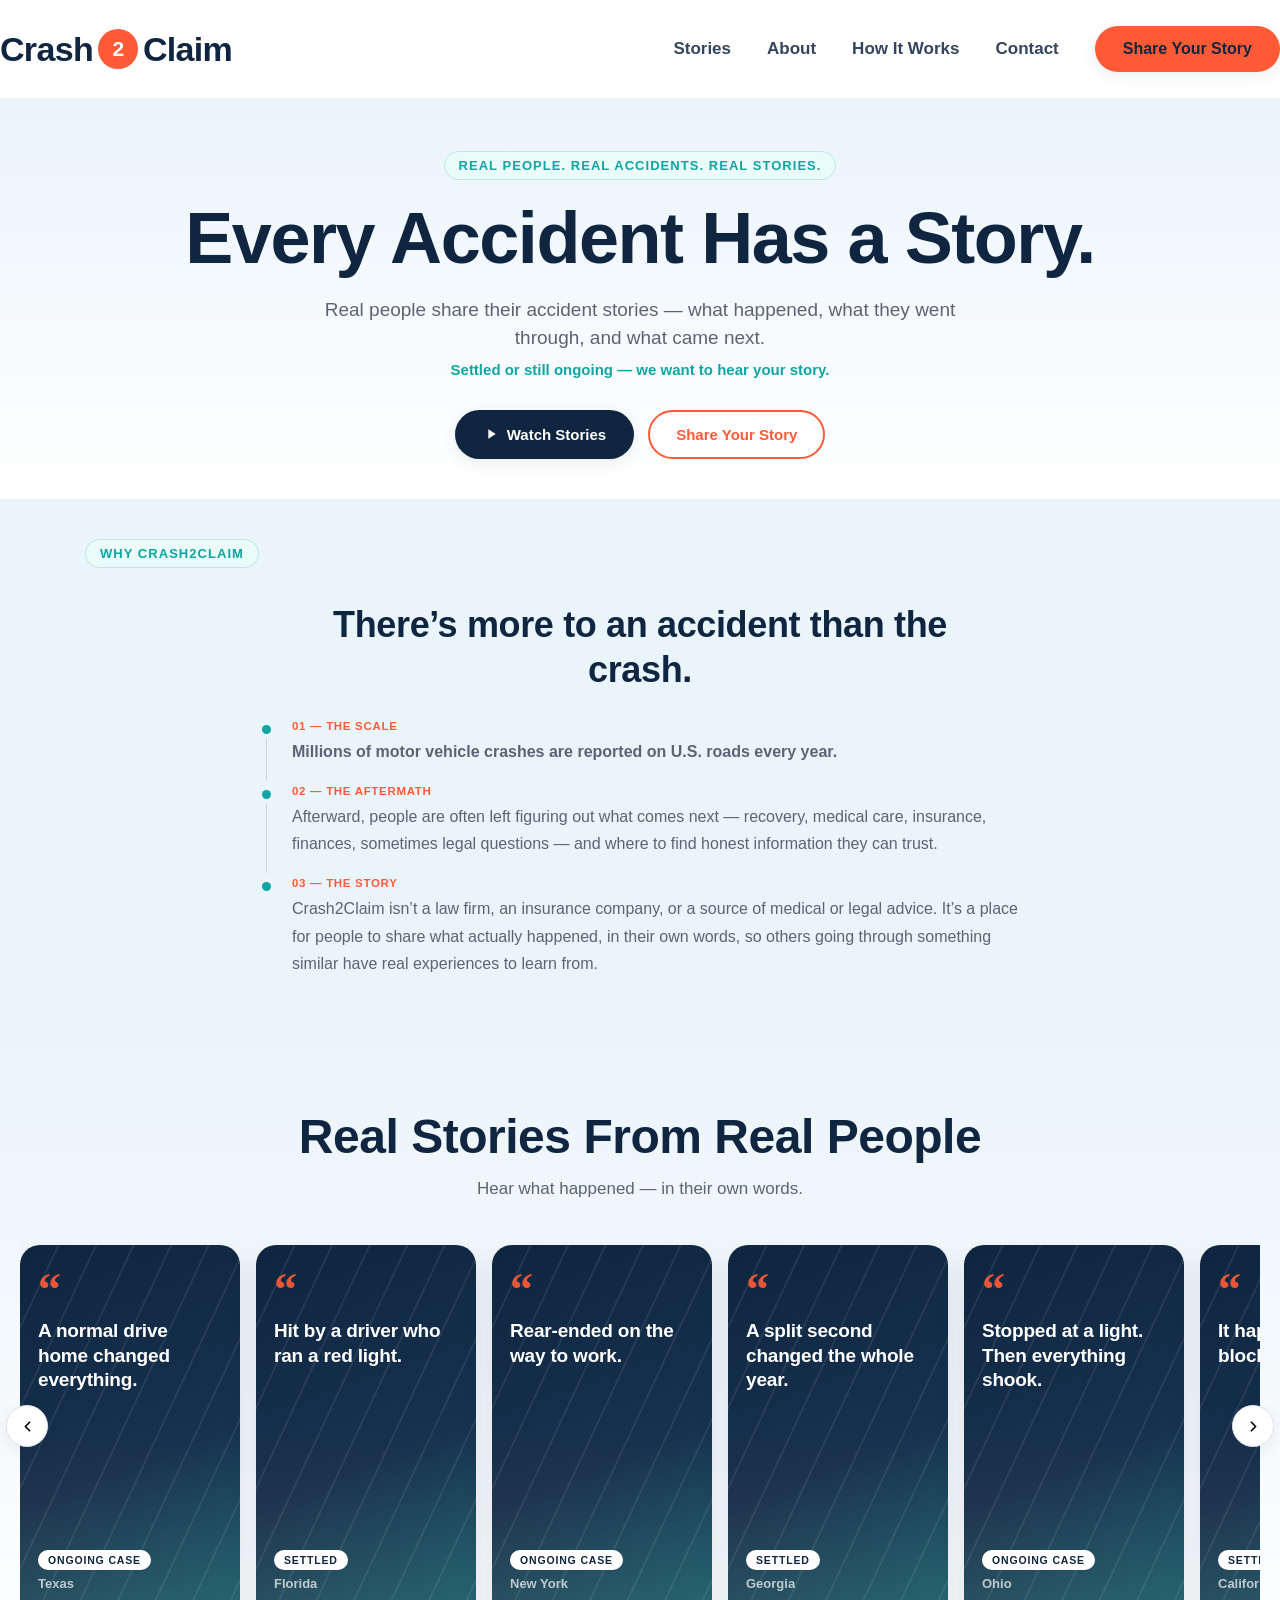
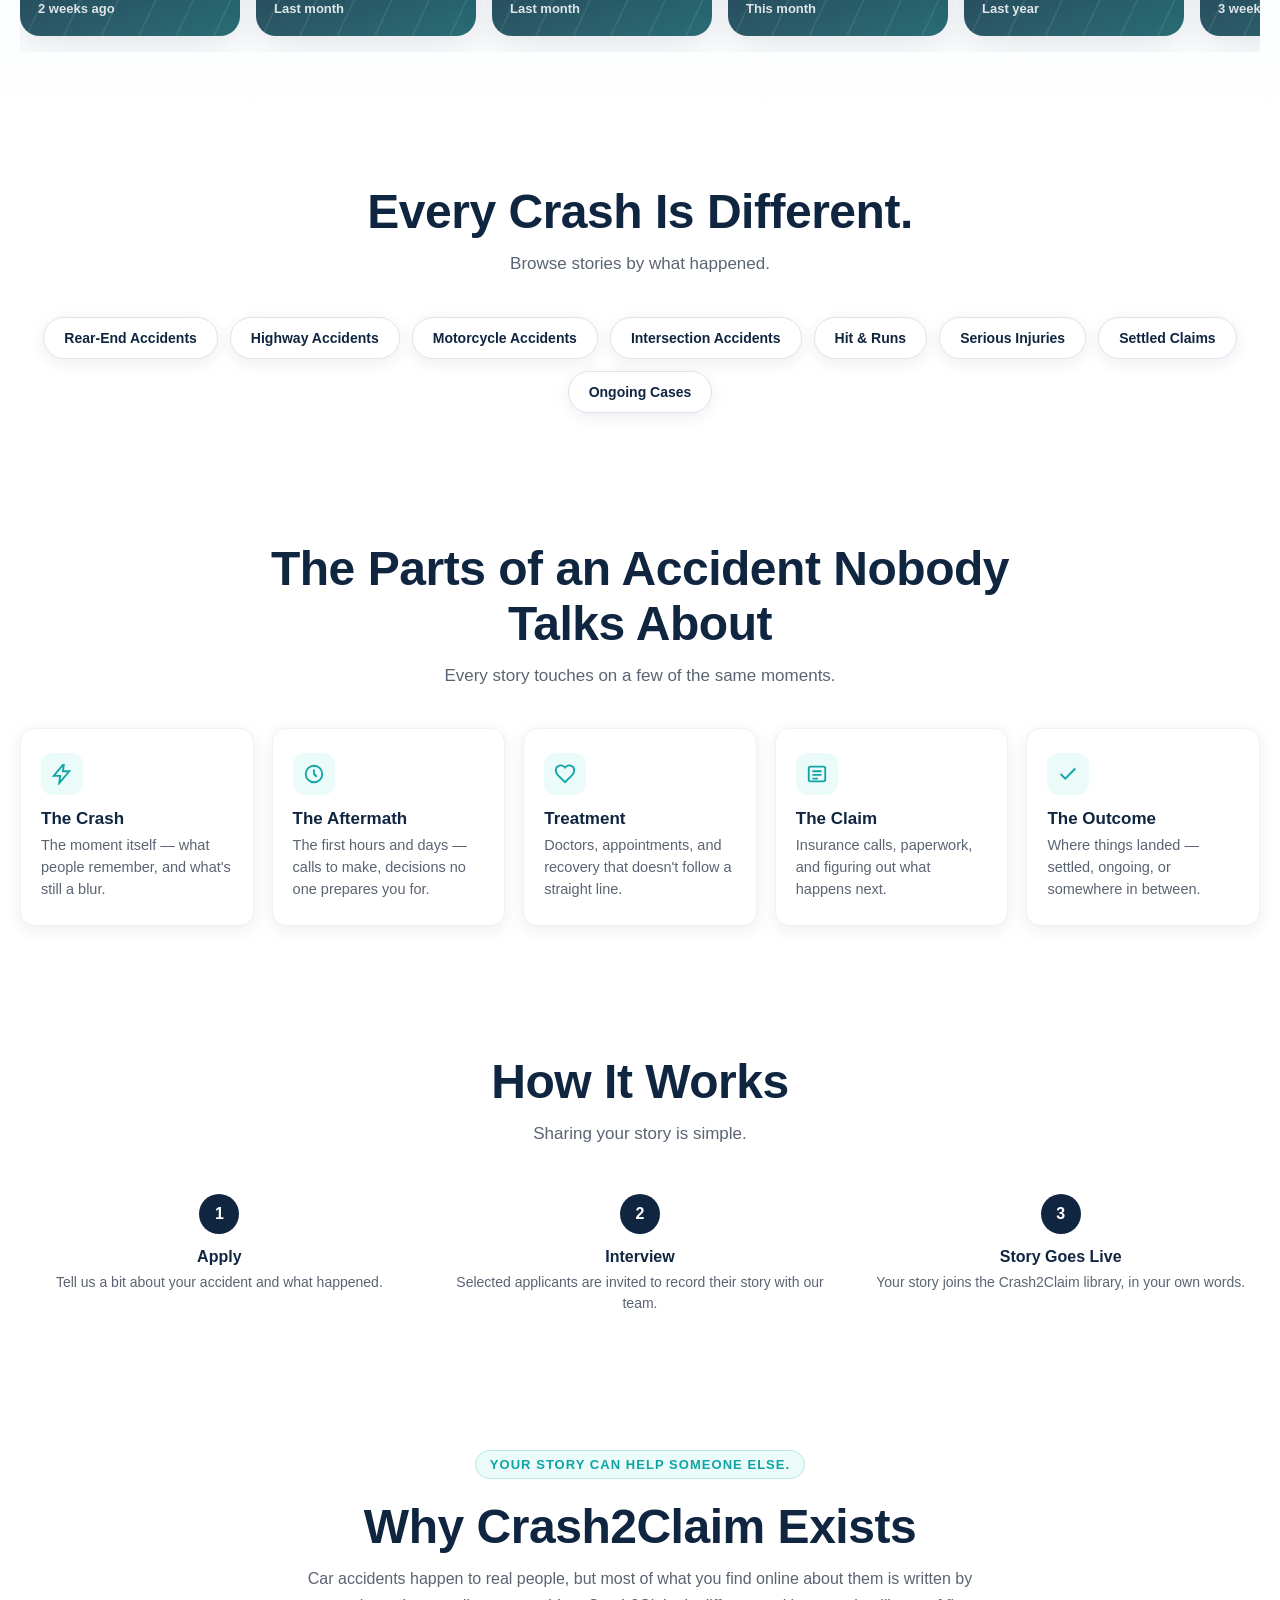
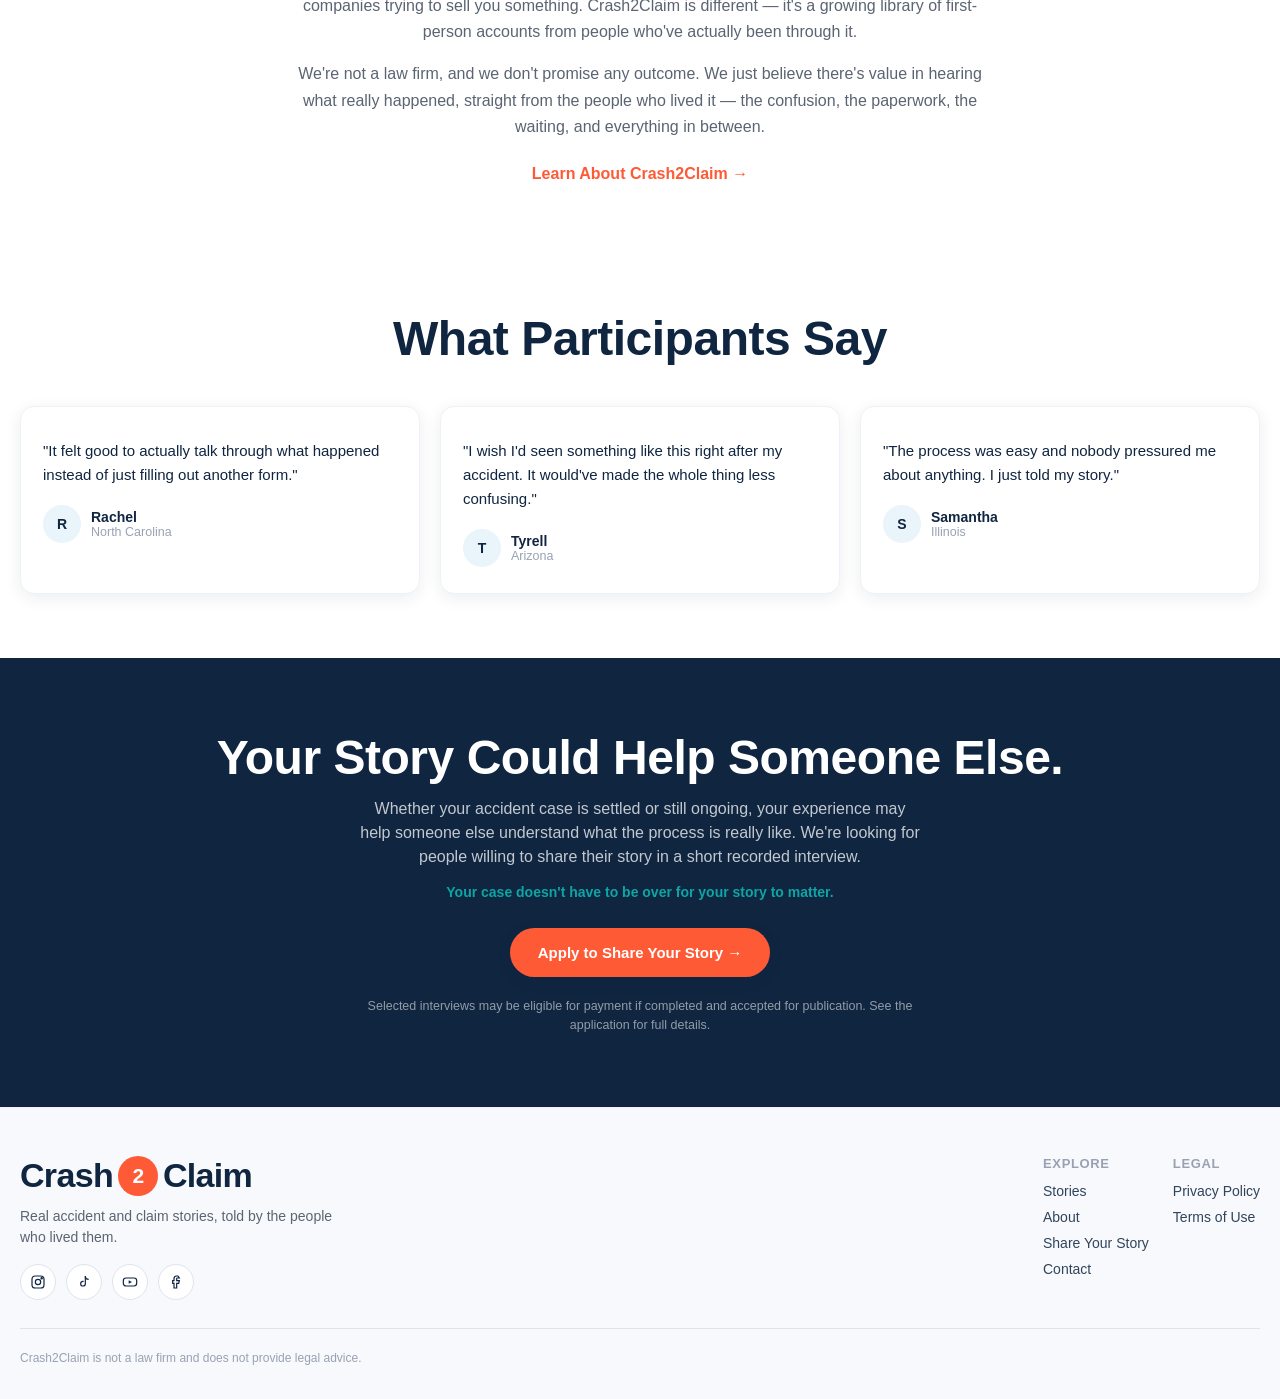
<file: index.html>
<!DOCTYPE html>
<html lang="en">
<head>
<meta charset="UTF-8">
<meta name="viewport" content="width=device-width, initial-scale=1, viewport-fit=cover">
<title>Crash2Claim | Real Car Accident &amp; Claim Stories</title>
<meta name="description" content="Real people share what happened after their car accidents — from the crash and injuries to insurance, claims and what happened next.">

<meta property="og:type" content="website">
<meta property="og:site_name" content="Crash2Claim">
<meta property="og:title" content="Crash2Claim | Real Car Accident & Claim Stories">
<meta property="og:description" content="Real people share what happened after their car accidents — from the crash and injuries to insurance, claims and what happened next.">
<meta property="og:url" content="https://crash2claim.com">
<meta property="og:image" content="https://crash2claim.com/og-image.png">

<meta name="twitter:card" content="summary_large_image">
<meta name="twitter:title" content="Crash2Claim | Real Car Accident & Claim Stories">
<meta name="twitter:description" content="Real people share what happened after their car accidents — from the crash and injuries to insurance, claims and what happened next.">

<link rel="stylesheet" href="styles-home.css?v=20260907-3">
</head>
<body class="hp-page">
<a class="hp-skip-link" href="#hp-main">Skip to content</a>

<!-- =============================================================
     STICKY NAV
     ============================================================= -->
<header class="hp-nav">
  <div class="hp-container hp-nav-inner">
    <a class="hp-wordmark" href="/" aria-label="Crash2Claim home">Crash<span class="hp-badge">2</span>Claim</a>

    <nav class="hp-nav-links" aria-label="Primary">
      <a class="hp-nav-link" href="#stories">Stories</a>
      <a class="hp-nav-link" href="#about">About</a>
      <a class="hp-nav-link" href="#how-it-works">How It Works</a>
      <a class="hp-nav-link" href="/contact">Contact</a>
      <a class="hp-nav-cta" href="/apply">Share Your Story</a>
    </nav>

    <button class="hp-hamburger" id="hpHamburger" aria-label="Open menu" aria-expanded="false" aria-controls="hpMobileMenu">
      <span></span>
    </button>
  </div>

  <nav class="hp-container hp-mobile-menu" id="hpMobileMenu" aria-label="Mobile">
    <a class="hp-nav-link" href="#stories">Stories</a>
    <a class="hp-nav-link" href="#about">About</a>
    <a class="hp-nav-link" href="#how-it-works">How It Works</a>
    <a class="hp-nav-link" href="/contact">Contact</a>
    <a class="hp-nav-cta" href="/apply">Share Your Story</a>
  </nav>
</header>

<main id="hp-main">

  <!-- ===========================================================
       HERO
       =========================================================== -->
  <section class="hp-hero">
    <div class="hp-container">
      <span class="hp-hero-eyebrow">Real people. Real accidents. Real stories.</span>
      <h1 class="hp-hero-headline">Every Accident Has a Story.</h1>
      <p class="hp-hero-sub">Real people share their accident stories — what happened, what they went through, and what came next.</p>
      <p class="hp-hero-secondary">Settled or still ongoing — we want to hear your story.</p>
      <div class="hp-hero-ctas">
        <a class="hp-btn hp-btn-primary" href="#stories">
          <svg width="16" height="16" viewBox="0 0 24 24" fill="currentColor" aria-hidden="true"><path d="M8 5v14l11-7z"></path></svg>
          Watch Stories
        </a>
        <a class="hp-btn hp-btn-secondary" href="/apply">Share Your Story</a>
      </div>
    </div>
  </section>

  <!-- ===========================================================
       WHY CRASH2CLAIM (Option J — Crash2Claim Explainer, approved)
       Subtle three-step progression rail: Scale → Aftermath → Story.
       Full, unedited two-paragraph copy — no slogans, no icons.
       =========================================================== -->
  <section class="hp-section hp-intro-j">
    <div class="hp-container hp-intro-j-inner">
      <span class="hp-eyebrow-pill">WHY CRASH2CLAIM</span>
      <h2 class="hp-intro-j-headline">There&rsquo;s more to an accident than the crash.</h2>
      <div class="hp-intro-j-rail-wrap">
        <div class="hp-intro-j-step">
          <div class="hp-intro-j-marker"><span class="hp-intro-j-dot"></span><span class="hp-intro-j-line" aria-hidden="true"></span></div>
          <div class="hp-intro-j-content">
            <span class="hp-intro-j-label">01 &mdash; THE SCALE</span>
            <p class="hp-intro-j-stat">Millions of motor vehicle crashes are reported on U.S. roads every year.</p>
          </div>
        </div>
        <div class="hp-intro-j-step">
          <div class="hp-intro-j-marker"><span class="hp-intro-j-dot"></span><span class="hp-intro-j-line" aria-hidden="true"></span></div>
          <div class="hp-intro-j-content">
            <span class="hp-intro-j-label">02 &mdash; THE AFTERMATH</span>
            <p>Afterward, people are often left figuring out what comes next &mdash; recovery, medical care, insurance, finances, sometimes legal questions &mdash; and where to find honest information they can trust.</p>
          </div>
        </div>
        <div class="hp-intro-j-step hp-intro-j-step-last">
          <div class="hp-intro-j-marker"><span class="hp-intro-j-dot"></span></div>
          <div class="hp-intro-j-content">
            <span class="hp-intro-j-label">03 &mdash; THE STORY</span>
            <p>Crash2Claim isn&rsquo;t a law firm, an insurance company, or a source of medical or legal advice. It&rsquo;s a place for people to share what actually happened, in their own words, so others going through something similar have real experiences to learn from.</p>
          </div>
        </div>
      </div>
    </div>
  </section>

  <!-- ===========================================================
       FEATURED STORIES
       =========================================================== -->
  <section class="hp-section hp-section-navy" id="stories">
    <div class="hp-container">
      <div class="hp-section-head">
        <h2 class="hp-section-title">Real Stories From Real People</h2>
        <p class="hp-section-sub">Hear what happened — in their own words.</p>
      </div>

      <div class="hp-carousel-wrap">
        <button class="hp-carousel-arrow prev" id="hpCarouselPrev" aria-label="Scroll stories left">
          <svg width="18" height="18" viewBox="0 0 24 24" fill="none" stroke="currentColor" stroke-width="2.4" stroke-linecap="round" stroke-linejoin="round"><path d="M15 18l-6-6 6-6"></path></svg>
        </button>

        <div class="hp-carousel" id="hpCarousel" role="list" aria-label="Real Stories From Real People — placeholder content, real stories coming soon">
          <!-- REDESIGN (typographic story cards): the previous AI-generated
               portrait carousel has been fully removed — no photos, no
               faces, no stock imagery, and no per-card image files are
               loaded anymore. Each card below is a bold editorial/
               typographic treatment (quote + tag + state + "Story coming
               soon") built from CSS only (see .hp-story-card and its
               child rules in styles-home.css). The 8 hook lines here are
               clearly-labeled design placeholders — not real participant
               quotes, names, or outcomes — matching the approved
               "Preview A: Typographic Story Carousel" concept exactly.
               Cards are plain, non-interactive list items (no click
               target, no video-preview modal) since there is no real
               interview footage yet; once real stories exist, each
               card's quote/tag/state can be swapped for real content
               with no structural changes needed. -->
          <div class="hp-story-card" role="listitem">
            <span class="hp-story-quotemark" aria-hidden="true">&ldquo;</span>
            <p class="hp-story-quote">A normal drive home changed everything.</p>
            <div class="hp-story-meta">
              <span class="hp-story-tag">Ongoing Case</span>
              <span class="hp-story-state">Texas</span>
              <span class="hp-story-cta">2 weeks ago</span>
            </div>
          </div>

          <div class="hp-story-card" role="listitem">
            <span class="hp-story-quotemark" aria-hidden="true">&ldquo;</span>
            <p class="hp-story-quote">Hit by a driver who ran a red light.</p>
            <div class="hp-story-meta">
              <span class="hp-story-tag">Settled</span>
              <span class="hp-story-state">Florida</span>
              <span class="hp-story-cta">Last month</span>
            </div>
          </div>

          <div class="hp-story-card" role="listitem">
            <span class="hp-story-quotemark" aria-hidden="true">&ldquo;</span>
            <p class="hp-story-quote">Rear-ended on the way to work.</p>
            <div class="hp-story-meta">
              <span class="hp-story-tag">Ongoing Case</span>
              <span class="hp-story-state">New York</span>
              <span class="hp-story-cta">Last month</span>
            </div>
          </div>

          <div class="hp-story-card" role="listitem">
            <span class="hp-story-quotemark" aria-hidden="true">&ldquo;</span>
            <p class="hp-story-quote">A split second changed the whole year.</p>
            <div class="hp-story-meta">
              <span class="hp-story-tag">Settled</span>
              <span class="hp-story-state">Georgia</span>
              <span class="hp-story-cta">This month</span>
            </div>
          </div>

          <div class="hp-story-card" role="listitem">
            <span class="hp-story-quotemark" aria-hidden="true">&ldquo;</span>
            <p class="hp-story-quote">Stopped at a light. Then everything shook.</p>
            <div class="hp-story-meta">
              <span class="hp-story-tag">Ongoing Case</span>
              <span class="hp-story-state">Ohio</span>
              <span class="hp-story-cta">Last year</span>
            </div>
          </div>

          <div class="hp-story-card" role="listitem">
            <span class="hp-story-quotemark" aria-hidden="true">&ldquo;</span>
            <p class="hp-story-quote">It happened three blocks from home.</p>
            <div class="hp-story-meta">
              <span class="hp-story-tag">Settled</span>
              <span class="hp-story-state">California</span>
              <span class="hp-story-cta">3 weeks ago</span>
            </div>
          </div>

          <div class="hp-story-card" role="listitem">
            <span class="hp-story-quotemark" aria-hidden="true">&ldquo;</span>
            <p class="hp-story-quote">One turn. One moment. One story.</p>
            <div class="hp-story-meta">
              <span class="hp-story-tag">Ongoing Case</span>
              <span class="hp-story-state">Arizona</span>
              <span class="hp-story-cta">2 months ago</span>
            </div>
          </div>

          <div class="hp-story-card" role="listitem">
            <span class="hp-story-quotemark" aria-hidden="true">&ldquo;</span>
            <p class="hp-story-quote">The claim took longer than the crash.</p>
            <div class="hp-story-meta">
              <span class="hp-story-tag">Settled</span>
              <span class="hp-story-state">Illinois</span>
              <span class="hp-story-cta">Last month</span>
            </div>
          </div>
        </div>

        <button class="hp-carousel-arrow next" id="hpCarouselNext" aria-label="Scroll stories right">
          <svg width="18" height="18" viewBox="0 0 24 24" fill="none" stroke="currentColor" stroke-width="2.4" stroke-linecap="round" stroke-linejoin="round"><path d="M9 6l6 6-6 6"></path></svg>
        </button>
      </div>
      <p class="hp-swipe-hint">Swipe to see more stories &rarr;</p>
    </div>
  </section>

  <!-- ===========================================================
       STORY CATEGORIES
       =========================================================== -->
  <section class="hp-section hp-section-alt">
    <div class="hp-container">
      <div class="hp-section-head">
        <h2 class="hp-section-title">Every Crash Is Different.</h2>
        <p class="hp-section-sub">Browse stories by what happened.</p>
      </div>
      <div class="hp-categories">
        <span class="hp-category-chip">Rear-End Accidents</span>
        <span class="hp-category-chip">Highway Accidents</span>
        <span class="hp-category-chip">Motorcycle Accidents</span>
        <span class="hp-category-chip">Intersection Accidents</span>
        <span class="hp-category-chip">Hit &amp; Runs</span>
        <span class="hp-category-chip">Serious Injuries</span>
        <span class="hp-category-chip">Settled Claims</span>
        <span class="hp-category-chip">Ongoing Cases</span>
      </div>
    </div>
  </section>

  <!-- ===========================================================
       WHAT PEOPLE TALK ABOUT
       =========================================================== -->
  <section class="hp-section">
    <div class="hp-container">
      <div class="hp-section-head">
        <h2 class="hp-section-title">The Parts of an Accident Nobody Talks About</h2>
        <p class="hp-section-sub">Every story touches on a few of the same moments.</p>
      </div>
      <div class="hp-editorial-grid">
        <div class="hp-editorial-card">
          <span class="hp-editorial-card-icon" aria-hidden="true">
            <svg viewBox="0 0 24 24" fill="none" stroke="currentColor" stroke-width="2"><path d="M13 2L3 14h7l-1 8 11-13h-7l1-7z"></path></svg>
          </span>
          <h3>The Crash</h3>
          <p>The moment itself — what people remember, and what's still a blur.</p>
        </div>
        <div class="hp-editorial-card">
          <span class="hp-editorial-card-icon" aria-hidden="true">
            <svg viewBox="0 0 24 24" fill="none" stroke="currentColor" stroke-width="2"><circle cx="12" cy="12" r="9"></circle><path d="M12 7v5l3 3"></path></svg>
          </span>
          <h3>The Aftermath</h3>
          <p>The first hours and days — calls to make, decisions no one prepares you for.</p>
        </div>
        <div class="hp-editorial-card">
          <span class="hp-editorial-card-icon" aria-hidden="true">
            <svg viewBox="0 0 24 24" fill="none" stroke="currentColor" stroke-width="2"><path d="M19 14c1.5-1.4 3-3.1 3-5.5A5.5 5.5 0 0 0 12 5a5.5 5.5 0 0 0-10 3.5c0 2.4 1.5 4.1 3 5.5l7 7 7-7z"></path></svg>
          </span>
          <h3>Treatment</h3>
          <p>Doctors, appointments, and recovery that doesn't follow a straight line.</p>
        </div>
        <div class="hp-editorial-card">
          <span class="hp-editorial-card-icon" aria-hidden="true">
            <svg viewBox="0 0 24 24" fill="none" stroke="currentColor" stroke-width="2"><rect x="3" y="4" width="18" height="16" rx="2"></rect><path d="M7 9h10M7 13h10M7 17h6"></path></svg>
          </span>
          <h3>The Claim</h3>
          <p>Insurance calls, paperwork, and figuring out what happens next.</p>
        </div>
        <div class="hp-editorial-card">
          <span class="hp-editorial-card-icon" aria-hidden="true">
            <svg viewBox="0 0 24 24" fill="none" stroke="currentColor" stroke-width="2"><path d="M4 12l5 5L20 6"></path></svg>
          </span>
          <h3>The Outcome</h3>
          <p>Where things landed — settled, ongoing, or somewhere in between.</p>
        </div>
      </div>
    </div>
  </section>

  <!-- ===========================================================
       HOW IT WORKS
       =========================================================== -->
  <section class="hp-section hp-section-alt" id="how-it-works">
    <div class="hp-container">
      <div class="hp-section-head">
        <h2 class="hp-section-title">How It Works</h2>
        <p class="hp-section-sub">Sharing your story is simple.</p>
      </div>
      <div class="hp-steps">
        <div class="hp-step">
          <div class="hp-step-num">1</div>
          <h3>Apply</h3>
          <p>Tell us a bit about your accident and what happened.</p>
        </div>
        <div class="hp-step">
          <div class="hp-step-num">2</div>
          <h3>Interview</h3>
          <p>Selected applicants are invited to record their story with our team.</p>
        </div>
        <div class="hp-step">
          <div class="hp-step-num">3</div>
          <h3>Story Goes Live</h3>
          <p>Your story joins the Crash2Claim library, in your own words.</p>
        </div>
      </div>
    </div>
  </section>

  <!-- ===========================================================
       ABOUT (restored to its original position, between How It
       Works and Testimonials, per request — only the new "Your
       story can help someone else." eyebrow was kept from the
       higher-placement round)
       =========================================================== -->
  <section class="hp-section" id="about">
    <div class="hp-container hp-about">
      <span class="hp-eyebrow-pill">Your story can help someone else.</span>
      <h2 class="hp-section-title">Why Crash2Claim Exists</h2>
      <p>Car accidents happen to real people, but most of what you find online about them is written by companies trying to sell you something. Crash2Claim is different — it's a growing library of first-person accounts from people who've actually been through it.</p>
      <p>We're not a law firm, and we don't promise any outcome. We just believe there's value in hearing what really happened, straight from the people who lived it — the confusion, the paperwork, the waiting, and everything in between.</p>
      <a class="hp-about-link" href="#about">Learn About Crash2Claim &rarr;</a>
    </div>
  </section>

  <!-- ===========================================================
       TESTIMONIALS
       Sample/demo quotes — not real Crash2Claim participants yet.
       That fact is documented here in source only; no "placeholder"
       language is shown to visitors on the rendered page.
       =========================================================== -->
  <section class="hp-section hp-section-alt">
    <div class="hp-container">
      <div class="hp-section-head">
        <h2 class="hp-section-title">What Participants Say</h2>
      </div>
      <div class="hp-testimonial-grid">
        <div class="hp-testimonial-card">
          <p class="hp-testimonial-quote">"It felt good to actually talk through what happened instead of just filling out another form."</p>
          <div class="hp-testimonial-person">
            <span class="hp-testimonial-avatar" aria-hidden="true">R</span>
            <div>
              <p class="hp-testimonial-name">Rachel</p>
              <p class="hp-testimonial-state">North Carolina</p>
            </div>
          </div>
        </div>
        <div class="hp-testimonial-card">
          <p class="hp-testimonial-quote">"I wish I'd seen something like this right after my accident. It would've made the whole thing less confusing."</p>
          <div class="hp-testimonial-person">
            <span class="hp-testimonial-avatar" aria-hidden="true">T</span>
            <div>
              <p class="hp-testimonial-name">Tyrell</p>
              <p class="hp-testimonial-state">Arizona</p>
            </div>
          </div>
        </div>
        <div class="hp-testimonial-card">
          <p class="hp-testimonial-quote">"The process was easy and nobody pressured me about anything. I just told my story."</p>
          <div class="hp-testimonial-person">
            <span class="hp-testimonial-avatar" aria-hidden="true">S</span>
            <div>
              <p class="hp-testimonial-name">Samantha</p>
              <p class="hp-testimonial-state">Illinois</p>
            </div>
          </div>
        </div>
      </div>
    </div>
  </section>

  <!-- ===========================================================
       SHARE YOUR STORY CTA
       =========================================================== -->
  <section class="hp-cta-band">
    <div class="hp-container">
      <h2 class="hp-section-title">Your Story Could Help Someone Else.</h2>
      <p class="hp-cta-band-sub">Whether your accident case is settled or still ongoing, your experience may help someone else understand what the process is really like. We're looking for people willing to share their story in a short recorded interview.</p>
      <p class="hp-cta-band-emphasis">Your case doesn't have to be over for your story to matter.</p>
      <a class="hp-btn hp-btn-primary" href="/apply" style="background:var(--coral);">Apply to Share Your Story &rarr;</a>
      <p class="hp-cta-band-fine">Selected interviews may be eligible for payment if completed and accepted for publication. See the application for full details.</p>
    </div>
  </section>

</main>

<!-- =============================================================
     FOOTER
     ============================================================= -->
<footer class="hp-footer">
  <div class="hp-container">
    <div class="hp-footer-top">
      <div class="hp-footer-brand">
        <a class="hp-wordmark" href="/" aria-label="Crash2Claim home">Crash<span class="hp-badge">2</span>Claim</a>
        <p class="hp-footer-desc">Real accident and claim stories, told by the people who lived them.</p>
        <div class="hp-footer-social" style="margin-top:16px;">
          <a href="#" aria-label="Crash2Claim on Instagram">
            <svg viewBox="0 0 24 24" fill="none" stroke="currentColor" stroke-width="1.8"><rect x="3" y="3" width="18" height="18" rx="5"></rect><circle cx="12" cy="12" r="4"></circle><circle cx="17.5" cy="6.5" r="1"></circle></svg>
          </a>
          <a href="#" aria-label="Crash2Claim on TikTok">
            <svg viewBox="0 0 24 24" fill="none" stroke="currentColor" stroke-width="1.8"><path d="M14 3v11.5a3.5 3.5 0 1 1-3.5-3.5c.35 0 .69.04 1 .12"></path><path d="M14 3c0 3 2 5 5 5"></path></svg>
          </a>
          <a href="#" aria-label="Crash2Claim on YouTube">
            <svg viewBox="0 0 24 24" fill="none" stroke="currentColor" stroke-width="1.8"><rect x="2" y="6" width="20" height="12" rx="4"></rect><path d="M10 9.5l5 2.5-5 2.5z" fill="currentColor" stroke="none"></path></svg>
          </a>
          <a href="#" aria-label="Crash2Claim on Facebook">
            <svg viewBox="0 0 24 24" fill="none" stroke="currentColor" stroke-width="1.8"><path d="M15 3h-2a4 4 0 0 0-4 4v3H7v4h2v7h4v-7h3l1-4h-4V7a1 1 0 0 1 1-1h3z"></path></svg>
          </a>
        </div>
      </div>
      <div class="hp-footer-links">
        <div class="hp-footer-col">
          <h4>Explore</h4>
          <a href="#stories">Stories</a>
          <a href="#about">About</a>
          <a href="/apply">Share Your Story</a>
          <a href="/contact">Contact</a>
        </div>
        <div class="hp-footer-col">
          <h4>Legal</h4>
          <a href="/privacy">Privacy Policy</a>
          <a href="/terms">Terms of Use</a>
        </div>
      </div>
    </div>
    <p class="hp-footer-disclaimer">
      Crash2Claim is not a law firm and does not provide legal advice.
    </p>
  </div>
</footer>

<script src="home.js?v=20260907-1"></script>
</body>
</html>
</file>
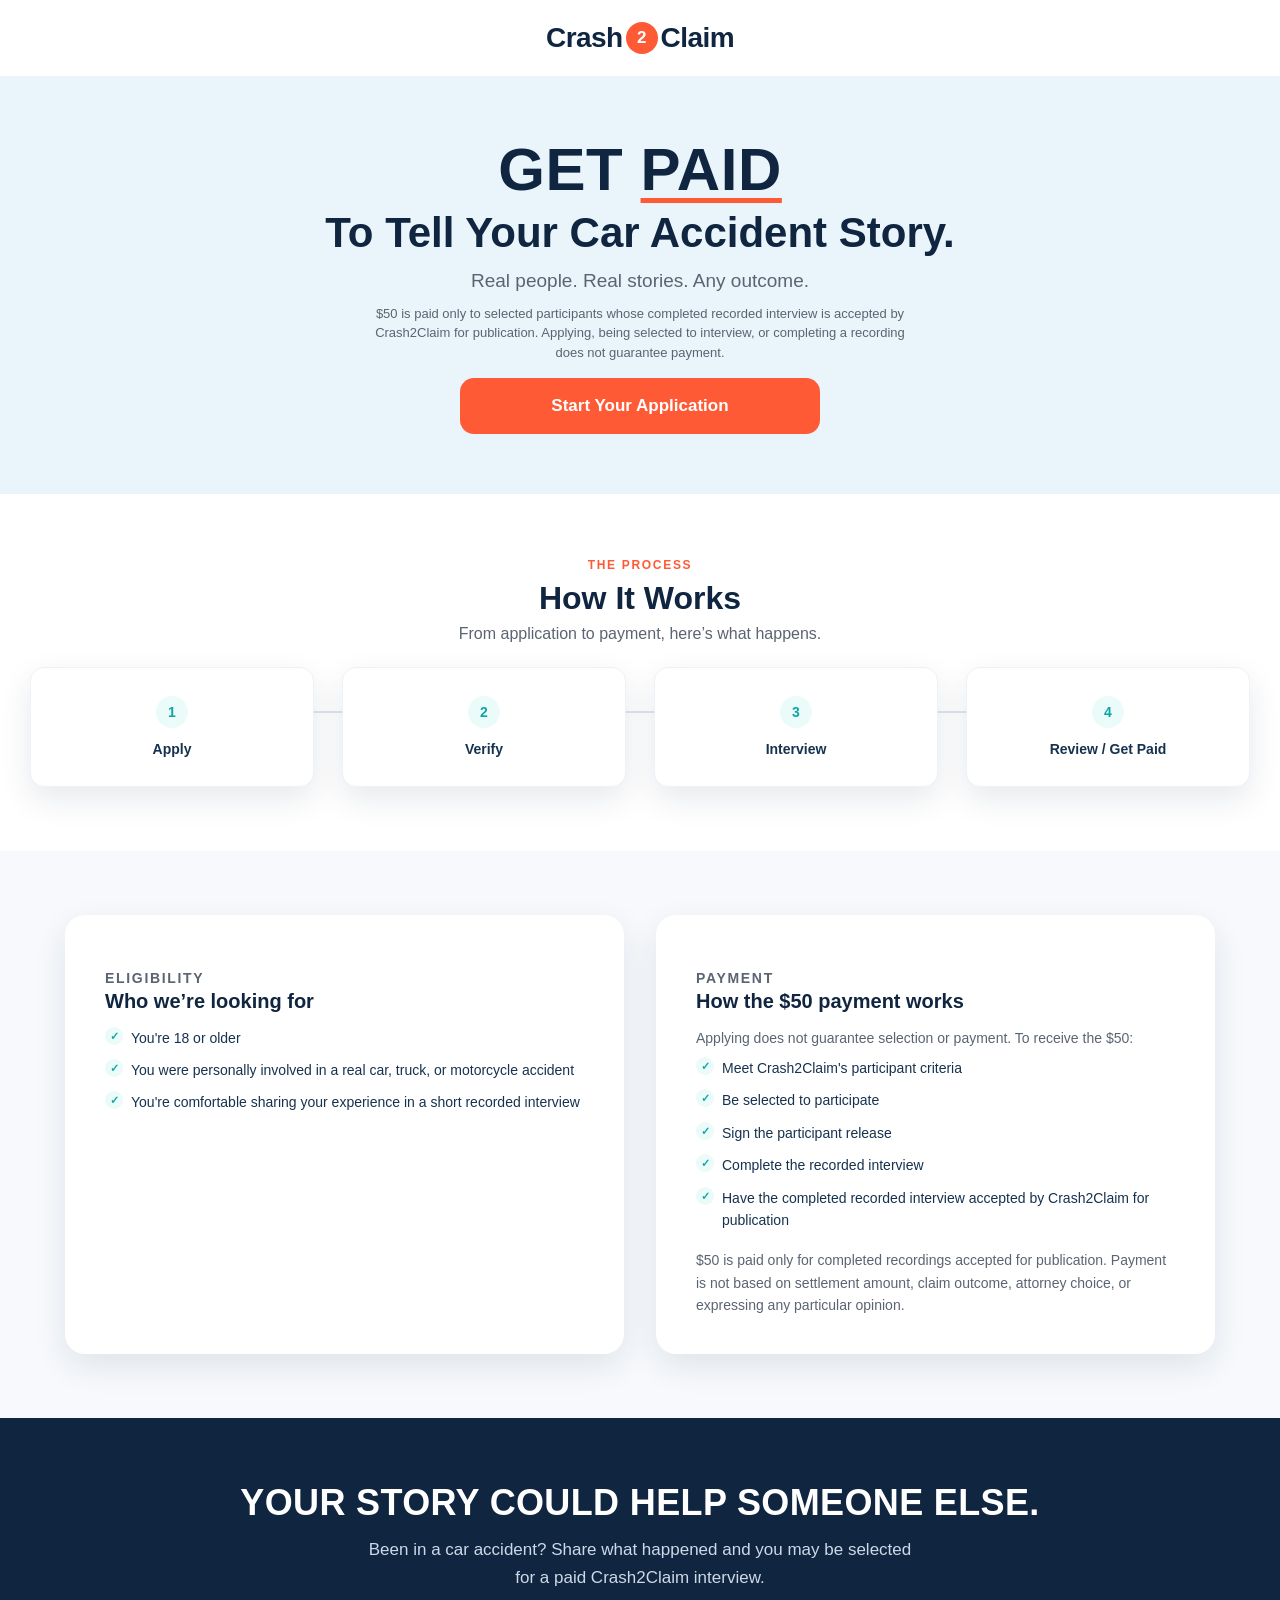
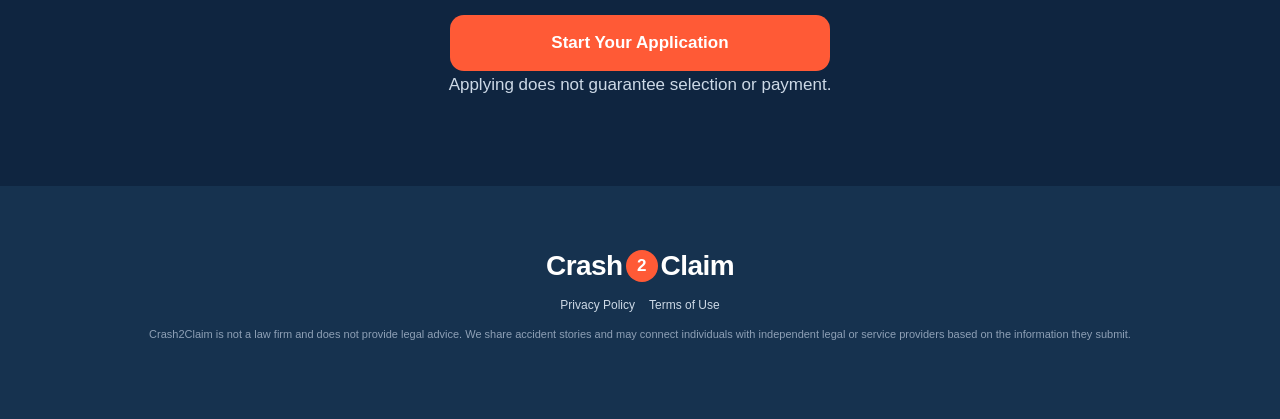
<file: apply.html>
<!DOCTYPE html>
<html lang="en">
<head>
<meta charset="UTF-8">
<meta name="viewport" content="width=device-width, initial-scale=1.0">
<title>Get Paid to Tell Your Car Accident Story | Crash2Claim</title>
<meta name="description" content="Crash2Claim is looking for real people to share their car accident story in a short recorded interview. Payment is provided only to selected participants whose completed interview is accepted for publication.">
<meta name="robots" content="noindex, follow">
<link rel="stylesheet" href="/styles-apply.css?v=20260930-1">
</head>
<body class="apply-page">

<div class="apply-test-banner" id="applyTestBanner" style="display:none;">Test Mode &mdash; this submission will be flagged TEST, not a real applicant</div>

<div class="apply-shell">

  <header class="apply-section apply-header-section">
    <div class="apply-container apply-header">
      <a href="/" class="apply-wordmark" aria-label="Crash2Claim home">
        Crash<span class="apply-badge">2</span>Claim
      </a>
    </div>
  </header>

  <section class="apply-section apply-hero-section apply-landing-only">
    <div class="apply-container">
      <div class="apply-hero">
        <p class="apply-hero-eyebrow">Get <span class="apply-hero-paid">Paid</span></p>
        <h1 class="apply-hero-headline">To Tell Your Car Accident Story.</h1>
        <p class="apply-hero-sub">Real people. Real stories. Any outcome.</p>
        <p class="apply-hero-disclaimer" id="heroDisclaimer"></p>
        <div class="apply-hero-cta">
          <button type="button" id="startApplyBtn" class="apply-btn apply-btn-primary">Start Your Application</button>
        </div>
      </div>
    </div>
  </section>

  <section class="apply-section apply-steps-section apply-landing-only">
    <div class="apply-container">
      <p class="apply-section-eyebrow">The Process</p>
      <h2 class="apply-section-heading">How It Works</h2>
      <p class="apply-section-subheading">From application to payment, here&rsquo;s what happens.</p>
      <div class="apply-steps-track">
        <div class="apply-steps" id="howItWorks"></div>
      </div>
    </div>
  </section>

  <!-- JS-driven application flow mounts here: opening $50-use question,
       then 8 more base questions (name through contact/consent), with
       up to 4 additional conditional questions (attorney interest +
       the 3 HOT LEAD questions) inserted dynamically -> thank-you.
       In application mode this becomes the entire focused experience;
       the sections above/below marked apply-landing-only are hidden. -->
  <main id="applyRoot"></main>

  <section class="apply-section apply-info-section apply-landing-only">
    <div class="apply-container">
      <div class="apply-info-grid">
        <div class="apply-info-card apply-landing-only">
          <p class="apply-info-eyebrow">Eligibility</p>
          <h2>Who we&rsquo;re looking for</h2>
          <ul id="eligibilityList" class="apply-check-list"></ul>
        </div>

        <div class="apply-info-card apply-landing-only">
          <p class="apply-info-eyebrow">Payment</p>
          <h2>How the $50 payment works</h2>
          <p id="disclosureIntro" style="margin:0 0 8px;"></p>
          <ol id="disclosureSteps" class="apply-check-list"></ol>
          <p id="disclosureOutro"></p>
        </div>
      </div>
    </div>
  </section>

  <!-- Real Stories / participant section intentionally removed for now
       (desktop-layout-refinement round) — the single Max placeholder
       testimonial is being held back until a proper multi-participant
       section is built. APPLY_CONFIG.REAL_STORIES is now an empty
       array (see config-apply.js); max-story.jpg is left in place,
       unused, for that future round. -->

  <section class="apply-section apply-final-cta-section apply-landing-only">
    <div class="apply-container apply-final-cta">
      <h2>Your Story Could Help Someone Else.</h2>
      <p>Been in a car accident? Share what happened and you may be selected for a paid Crash2Claim interview.</p>
      <button type="button" id="startApplyBtnBottom" class="apply-btn apply-btn-primary apply-btn-lg">Start Your Application</button>
      <p class="apply-final-cta-disclaimer">Applying does not guarantee selection or payment.</p>
    </div>
  </section>

  <footer class="apply-section apply-footer-section">
    <div class="apply-container apply-footer">
      <a href="/" class="apply-wordmark apply-footer-wordmark" aria-label="Crash2Claim home">
        Crash<span class="apply-badge">2</span>Claim
      </a>
      <div class="apply-footer-links">
        <a href="privacy.html" target="_blank" rel="noopener noreferrer">Privacy Policy</a>
        <a href="terms.html" target="_blank" rel="noopener noreferrer">Terms of Use</a>
      </div>
      <p class="apply-footer-disclaimer">
        Crash2Claim is not a law firm and does not provide legal advice. We share accident stories and may connect individuals with independent legal or service providers based on the information they submit.
      </p>
    </div>
  </footer>

</div>

<script src="/attribution.js?v=20260822-1"></script>
<script src="/config-apply.js?v=20260930-1"></script>
<script>
  // Populate the static info sections from APPLY_CONFIG so the copy
  // lives in exactly one place (config-apply.js) and can't drift
  // between the hero, the disclosure card, and the application flow.
  document.getElementById("heroDisclaimer").textContent = APPLY_CONFIG.PAYMENT_DISCLOSURE_SHORT;

  document.getElementById("howItWorks").innerHTML = APPLY_CONFIG.HOW_IT_WORKS.map(function (s) {
    return '<div class="apply-step-chip"><span class="num">' + s.num + '</span><div class="label">' + s.label + '</div></div>';
  }).join("");

  document.getElementById("eligibilityList").innerHTML = APPLY_CONFIG.ELIGIBILITY_CRITERIA.map(function (c) {
    return "<li>" + c + "</li>";
  }).join("");

  document.getElementById("disclosureIntro").textContent = APPLY_CONFIG.PAYMENT_DISCLOSURE_FULL_INTRO;
  document.getElementById("disclosureSteps").innerHTML = APPLY_CONFIG.PAYMENT_DISCLOSURE_STEPS.map(function (s) {
    return "<li>" + s + "</li>";
  }).join("");
  document.getElementById("disclosureOutro").textContent = APPLY_CONFIG.PAYMENT_DISCLOSURE_FULL_OUTRO;

  // Real Stories section population intentionally removed (see the
  // HTML comment above the final-CTA section for context) — there is
  // no #storiesGrid element on the page right now, so there is
  // nothing to populate. APPLY_CONFIG.REAL_STORIES still exists as an
  // empty array in config-apply.js for a future round.

  // Second "Start Your Application" button (final CTA section, lower
  // on the page) simply forwards its click to the SAME hero button
  // already wired up in apply-app.js's bindStaticHeroButton() — no
  // application/submission logic is duplicated or reimplemented here,
  // this just triggers the one existing handler so both buttons share
  // a single source of behavior and destination.
  document.getElementById("startApplyBtnBottom").addEventListener("click", function () {
    document.getElementById("startApplyBtn").click();
  });
</script>
<script src="/apply-payload.js?v=20260905-1"></script>
<script src="/apply-app.js?v=20260905-1"></script>
</body>
</html>
</file>
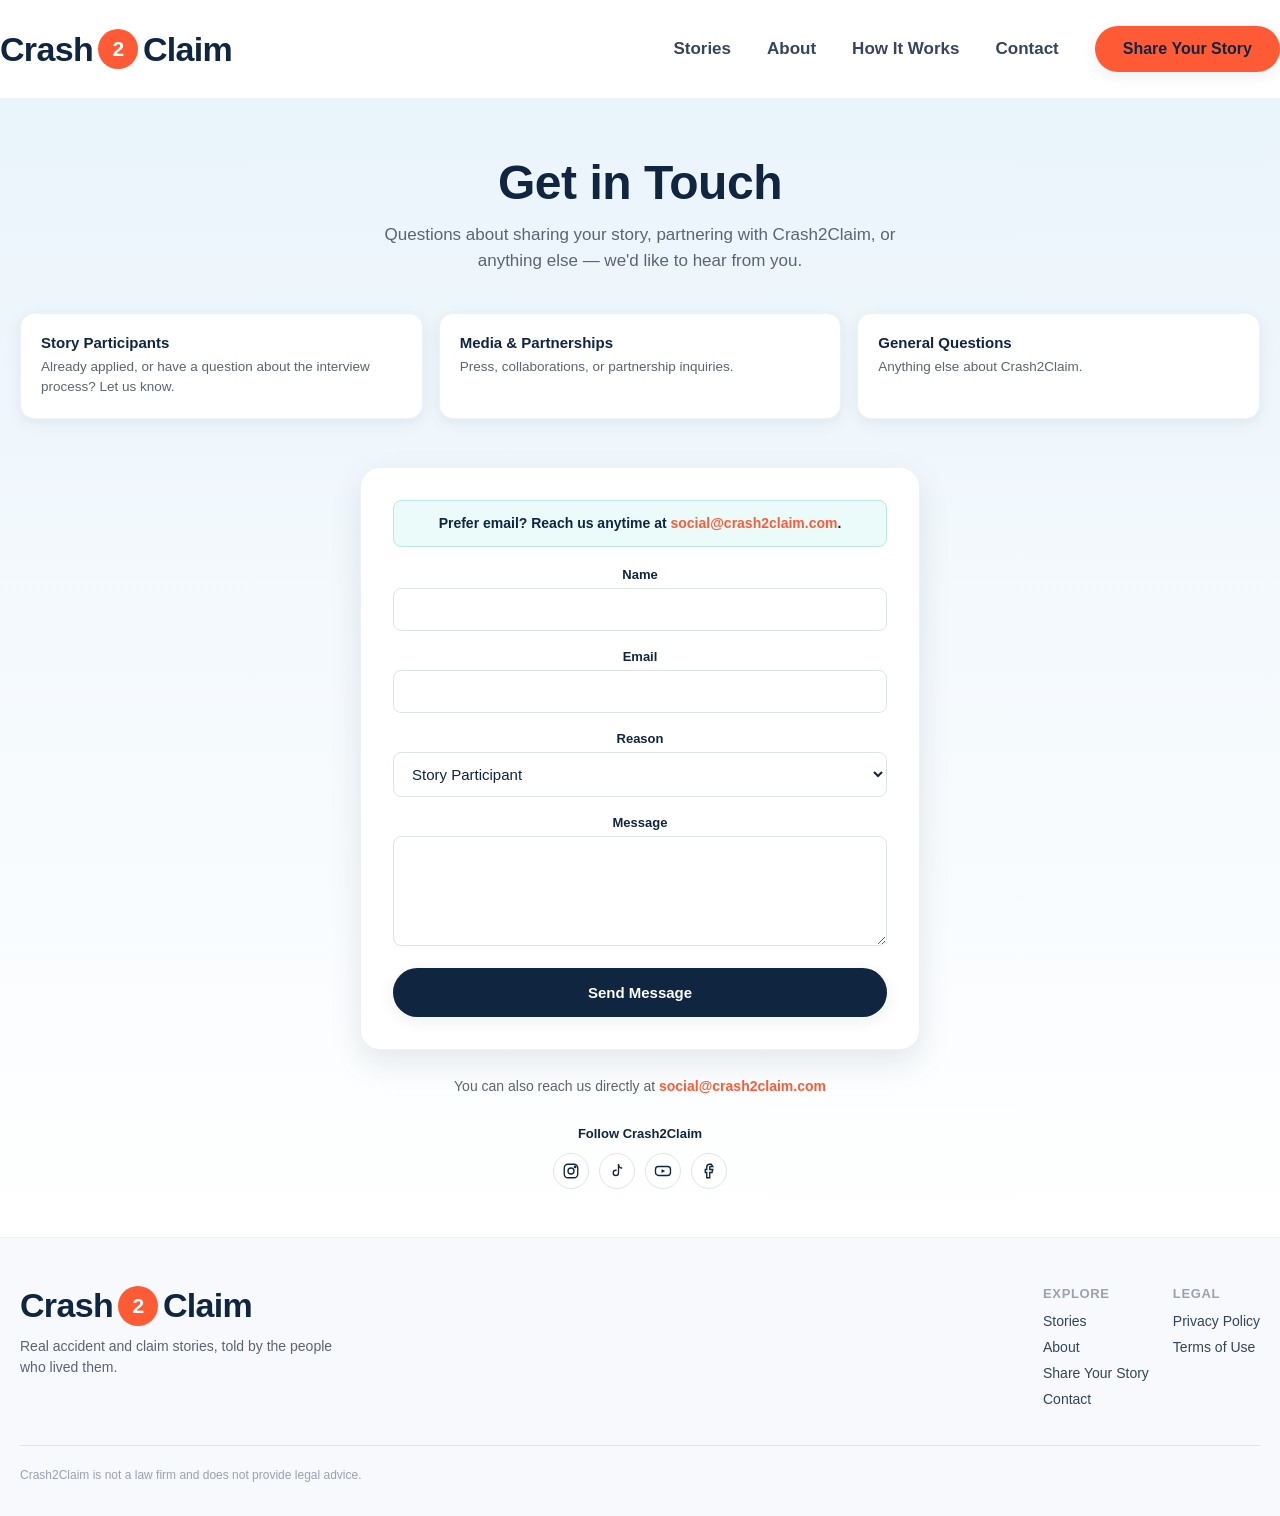
<file: contact.html>
<!DOCTYPE html>
<html lang="en">
<head>
<meta charset="UTF-8">
<meta name="viewport" content="width=device-width, initial-scale=1, viewport-fit=cover">
<title>Contact | Crash2Claim</title>
<meta name="description" content="Get in touch with Crash2Claim — for story participants, media partnerships, or general questions.">

<meta property="og:type" content="website">
<meta property="og:site_name" content="Crash2Claim">
<meta property="og:title" content="Contact | Crash2Claim">
<meta property="og:description" content="Get in touch with Crash2Claim — for story participants, media partnerships, or general questions.">
<meta property="og:url" content="https://crash2claim.com/contact.html">

<link rel="stylesheet" href="styles-home.css?v=20260822-1">
<style>
  /* Contact-page-only rules — small enough to keep inline rather
     than adding a third stylesheet file. Everything else on this
     page reuses styles-home.css design tokens and nav/footer rules. */
  .hp-contact-hero {
    background: linear-gradient(180deg, var(--lblue) 0%, var(--white) 100%);
    padding: 56px 0 48px;
    text-align: center;
  }
  .hp-contact-reasons {
    display: grid;
    grid-template-columns: repeat(auto-fit, minmax(200px, 1fr));
    gap: 16px;
    margin: 40px 0 0;
  }
  .hp-contact-reason {
    background: var(--white);
    border: 1px solid var(--gray-100);
    border-radius: var(--radius-md);
    padding: 20px;
    box-shadow: var(--shadow-soft);
    text-align: left;
  }
  .hp-contact-reason h3 {
    margin: 0 0 6px;
    font-size: 15px;
    color: var(--navy);
  }
  .hp-contact-reason p {
    margin: 0;
    font-size: 13.5px;
    color: var(--gray-600);
    line-height: 1.5;
  }
  .hp-contact-form-wrap {
    max-width: 560px;
    margin: 48px auto 0;
    background: var(--white);
    border: 1px solid var(--gray-100);
    border-radius: var(--radius-lg);
    padding: 32px;
    box-shadow: var(--shadow-card);
  }
  .hp-field-group {
    margin-bottom: 18px;
  }
  .hp-field-label {
    display: block;
    font-size: 13px;
    font-weight: 700;
    color: var(--navy);
    margin-bottom: 6px;
  }
  .hp-field-group input,
  .hp-field-group select,
  .hp-field-group textarea {
    width: 100%;
    padding: 12px 14px;
    border: 1.5px solid var(--gray-200);
    border-radius: var(--radius-sm);
    font-size: 15px;
    font-family: var(--font);
    color: var(--navy);
    background: var(--white);
  }
  .hp-field-group textarea {
    min-height: 110px;
    resize: vertical;
  }
  .hp-field-group input:focus,
  .hp-field-group select:focus,
  .hp-field-group textarea:focus {
    outline: none;
    border-color: var(--teal);
  }
  .hp-contact-note {
    font-size: 14px;
    color: var(--navy);
    font-weight: 600;
    margin: 0 0 20px;
    line-height: 1.5;
    background: var(--teal-tint);
    border: 1px solid #b9e8e6;
    border-radius: var(--radius-sm);
    padding: 12px 14px;
    text-align: center;
  }
  .hp-contact-note a {
    color: var(--coral);
    font-weight: 700;
    text-decoration: none;
  }
  .hp-contact-note a:hover {
    text-decoration: underline;
  }
  .hp-contact-email {
    text-align: center;
    margin-top: 28px;
    font-size: 14px;
    color: var(--gray-600);
  }
  .hp-contact-email a {
    color: var(--coral);
    font-weight: 700;
    text-decoration: none;
  }
  .hp-contact-email a:hover {
    text-decoration: underline;
  }
  .hp-contact-form-msg {
    margin: 14px 0 0;
    font-size: 13px;
    color: var(--navy);
    text-align: center;
    line-height: 1.5;
  }
  .hp-contact-form-msg:empty {
    display: none;
  }
  .hp-contact-form-msg a {
    color: var(--coral);
    font-weight: 700;
    text-decoration: none;
  }
  .hp-contact-form-msg a:hover {
    text-decoration: underline;
  }
  .hp-contact-social {
    margin-top: 32px;
    text-align: center;
  }
  .hp-contact-social-label {
    font-size: 13px;
    font-weight: 700;
    color: var(--navy);
    margin: 0 0 12px;
  }
  .hp-contact-social-row {
    display: flex;
    justify-content: center;
    gap: 10px;
  }
  .hp-contact-social-link {
    width: 36px;
    height: 36px;
    border-radius: 50%;
    background: var(--white);
    border: 1px solid var(--gray-200);
    display: flex;
    align-items: center;
    justify-content: center;
    color: var(--navy);
  }
  .hp-contact-social-link:hover {
    background: var(--coral);
    border-color: var(--coral);
    color: var(--white);
  }
</style>
</head>
<body class="hp-page">
<a class="hp-skip-link" href="#hp-main">Skip to content</a>

<header class="hp-nav">
  <div class="hp-container hp-nav-inner">
    <a class="hp-wordmark" href="/" aria-label="Crash2Claim home">Crash<span class="hp-badge">2</span>Claim</a>
    <nav class="hp-nav-links" aria-label="Primary">
      <a class="hp-nav-link" href="/#stories">Stories</a>
      <a class="hp-nav-link" href="/#about">About</a>
      <a class="hp-nav-link" href="/#how-it-works">How It Works</a>
      <a class="hp-nav-link" href="/contact">Contact</a>
      <a class="hp-nav-cta" href="/apply">Share Your Story</a>
    </nav>
    <button class="hp-hamburger" id="hpHamburger" aria-label="Open menu" aria-expanded="false" aria-controls="hpMobileMenu">
      <span></span>
    </button>
  </div>
  <nav class="hp-container hp-mobile-menu" id="hpMobileMenu" aria-label="Mobile">
    <a class="hp-nav-link" href="/#stories">Stories</a>
    <a class="hp-nav-link" href="/#about">About</a>
    <a class="hp-nav-link" href="/#how-it-works">How It Works</a>
    <a class="hp-nav-link" href="/contact">Contact</a>
    <a class="hp-nav-cta" href="/apply">Share Your Story</a>
  </nav>
</header>

<main id="hp-main">
  <section class="hp-contact-hero">
    <div class="hp-container">
      <h1 class="hp-section-title">Get in Touch</h1>
      <p class="hp-section-sub" style="max-width:520px; margin:0 auto;">Questions about sharing your story, partnering with Crash2Claim, or anything else — we'd like to hear from you.</p>

      <div class="hp-contact-reasons">
        <div class="hp-contact-reason">
          <h3>Story Participants</h3>
          <p>Already applied, or have a question about the interview process? Let us know.</p>
        </div>
        <div class="hp-contact-reason">
          <h3>Media &amp; Partnerships</h3>
          <p>Press, collaborations, or partnership inquiries.</p>
        </div>
        <div class="hp-contact-reason">
          <h3>General Questions</h3>
          <p>Anything else about Crash2Claim.</p>
        </div>
      </div>

      <div class="hp-contact-form-wrap">
        <p class="hp-contact-note">Prefer email? Reach us anytime at <a href="mailto:social@crash2claim.com">social@crash2claim.com</a>.</p>

        <!--
          NOTE FOR DEVELOPER / SITE OWNER:
          This form is UI-only. No third-party form backend (Formspree,
          Netlify Forms, a custom function, etc.) was already present
          and safely reusable for this route, so none was wired up.
          To make this functional, either:
            1. Add `netlify.toml`-style Netlify Forms attributes
               (`data-netlify="true"` + a hidden `form-name` input) if
               this site is Netlify-hosted, or
            2. Point the form's submit handler at a new serverless
               function (e.g. netlify/functions/submit-contact.js)
               that emails social@crash2claim.com, following the same
               pattern as netlify/functions/submit-story-application.js.
          Until then, submitting this form does nothing.
        -->
        <form id="hpContactForm" onsubmit="return false;">
          <div class="hp-field-group">
            <label class="hp-field-label" for="contactName">Name</label>
            <input type="text" id="contactName" name="name" autocomplete="name">
          </div>
          <div class="hp-field-group">
            <label class="hp-field-label" for="contactEmail">Email</label>
            <input type="email" id="contactEmail" name="email" autocomplete="email">
          </div>
          <div class="hp-field-group">
            <label class="hp-field-label" for="contactReason">Reason</label>
            <select id="contactReason" name="reason">
              <option value="story_participant">Story Participant</option>
              <option value="media_partnership">Media &amp; Partnerships</option>
              <option value="general">General Question</option>
            </select>
          </div>
          <div class="hp-field-group">
            <label class="hp-field-label" for="contactMessage">Message</label>
            <textarea id="contactMessage" name="message"></textarea>
          </div>
          <button type="submit" class="hp-btn hp-btn-primary" style="width:100%; justify-content:center;" id="hpContactSubmit">Send Message</button>
          <p class="hp-contact-form-msg" id="hpContactFormMsg" role="status" aria-live="polite"></p>
        </form>
      </div>

      <p class="hp-contact-email">You can also reach us directly at <a href="mailto:social@crash2claim.com">social@crash2claim.com</a></p>

      <!--
        SOCIAL URLS NEEDED:
        None of the four hrefs below are real yet — no confirmed
        Crash2Claim social profile URLs were found anywhere in this
        project. A planned handle, "@crash2claim", appears in
        social_v2/crash2claim-first5-captions.md as an intended
        username for Instagram/Facebook/TikTok/YouTube, but that is
        a content-plan reference, not a verified live URL, so it was
        NOT used to construct a link here. Please provide the real,
        live URL for each platform below and swap the href="#"
        placeholders (and remove this comment once done).
      -->
      <div class="hp-contact-social">
        <p class="hp-contact-social-label">Follow Crash2Claim</p>
        <div class="hp-contact-social-row">
          <a href="#" class="hp-contact-social-link" data-needs-url="instagram" target="_blank" rel="noopener noreferrer" aria-label="Crash2Claim on Instagram (link pending)">
            <svg viewBox="0 0 24 24" fill="none" stroke="currentColor" stroke-width="1.8" width="18" height="18"><rect x="3" y="3" width="18" height="18" rx="5"></rect><circle cx="12" cy="12" r="4"></circle><circle cx="17.5" cy="6.5" r="1"></circle></svg>
          </a>
          <a href="#" class="hp-contact-social-link" data-needs-url="tiktok" target="_blank" rel="noopener noreferrer" aria-label="Crash2Claim on TikTok (link pending)">
            <svg viewBox="0 0 24 24" fill="none" stroke="currentColor" stroke-width="1.8" width="18" height="18"><path d="M14 3v11.5a3.5 3.5 0 1 1-3.5-3.5c.35 0 .69.04 1 .12"></path><path d="M14 3c0 3 2 5 5 5"></path></svg>
          </a>
          <a href="#" class="hp-contact-social-link" data-needs-url="youtube" target="_blank" rel="noopener noreferrer" aria-label="Crash2Claim on YouTube (link pending)">
            <svg viewBox="0 0 24 24" fill="none" stroke="currentColor" stroke-width="1.8" width="18" height="18"><rect x="2" y="6" width="20" height="12" rx="4"></rect><path d="M10 9.5l5 2.5-5 2.5z" fill="currentColor" stroke="none"></path></svg>
          </a>
          <a href="#" class="hp-contact-social-link" data-needs-url="facebook" target="_blank" rel="noopener noreferrer" aria-label="Crash2Claim on Facebook (link pending)">
            <svg viewBox="0 0 24 24" fill="none" stroke="currentColor" stroke-width="1.8" width="18" height="18"><path d="M15 3h-2a4 4 0 0 0-4 4v3H7v4h2v7h4v-7h3l1-4h-4V7a1 1 0 0 1 1-1h3z"></path></svg>
          </a>
        </div>
      </div>
    </div>
  </section>
</main>

<footer class="hp-footer">
  <div class="hp-container">
    <div class="hp-footer-top">
      <div class="hp-footer-brand">
        <a class="hp-wordmark" href="/" aria-label="Crash2Claim home">Crash<span class="hp-badge">2</span>Claim</a>
        <p class="hp-footer-desc">Real accident and claim stories, told by the people who lived them.</p>
      </div>
      <div class="hp-footer-links">
        <div class="hp-footer-col">
          <h4>Explore</h4>
          <a href="/#stories">Stories</a>
          <a href="/#about">About</a>
          <a href="/apply">Share Your Story</a>
          <a href="/contact">Contact</a>
        </div>
        <div class="hp-footer-col">
          <h4>Legal</h4>
          <a href="/privacy">Privacy Policy</a>
          <a href="/terms">Terms of Use</a>
        </div>
      </div>
    </div>
    <p class="hp-footer-disclaimer">Crash2Claim is not a law firm and does not provide legal advice.</p>
  </div>
</footer>

<script src="home.js?v=20260822-1"></script>
<script>
  // Contact-form UX only — deliberately does NOT send data anywhere
  // and does NOT claim the message was sent. Shows a clean, honest
  // note directing the visitor to email instead. Backend wiring
  // (Netlify Forms or a new serverless function) is a separate,
  // future change — not part of this update.
  document.getElementById("hpContactForm").addEventListener("submit", function () {
    var msg = document.getElementById("hpContactFormMsg");
    if (msg) {
      msg.innerHTML = 'This form isn\'t connected yet — please email us directly at <a href="mailto:social@crash2claim.com">social@crash2claim.com</a>.';
    }
  });
</script>
</body>
</html>
</file>
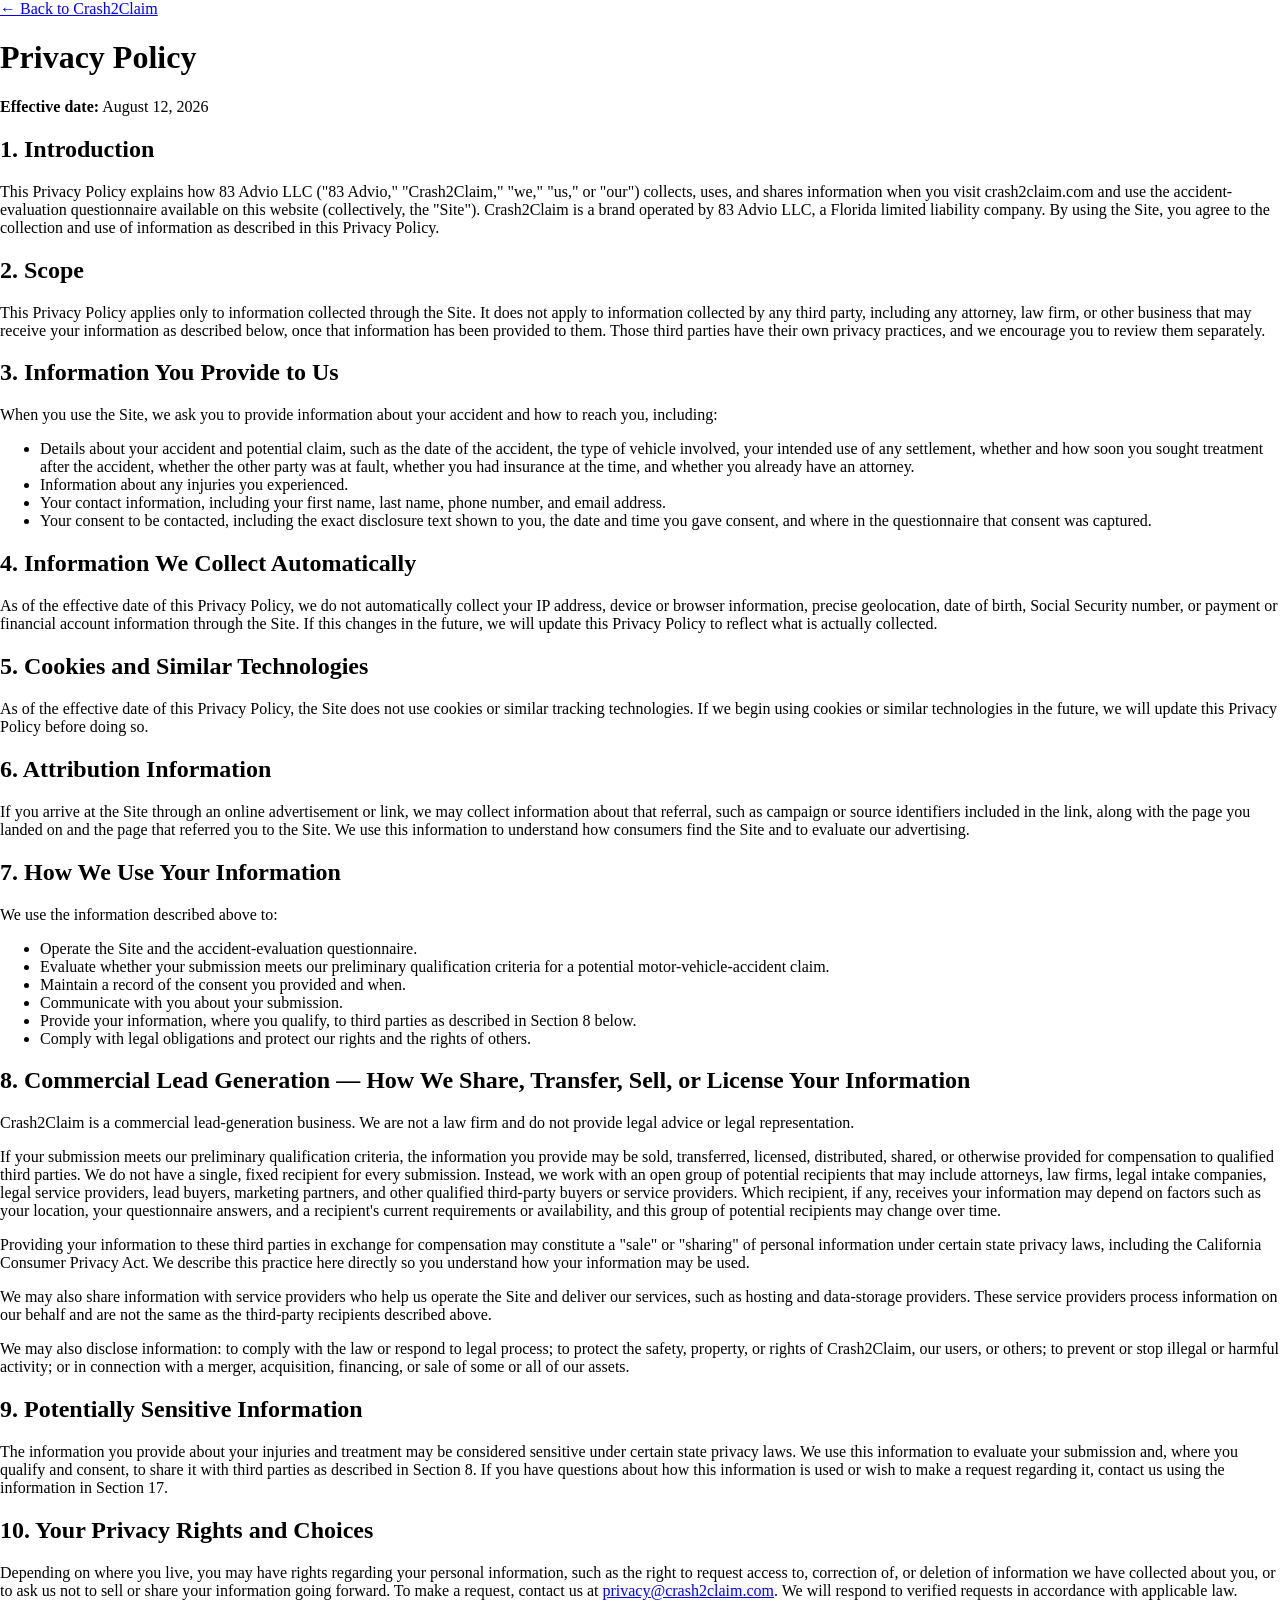
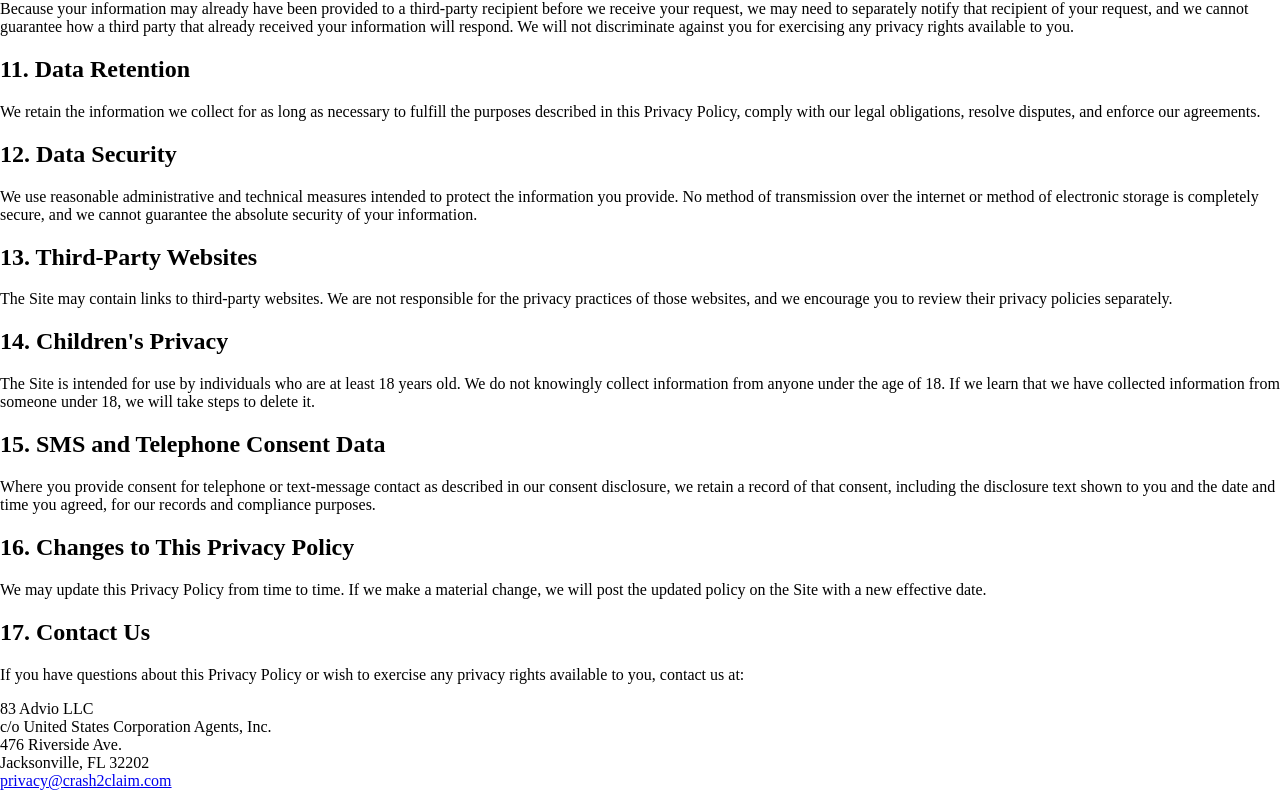
<file: privacy.html>
<!DOCTYPE html>
<html lang="en">
<head>
<meta charset="UTF-8">
<meta name="viewport" content="width=device-width, initial-scale=1.0">
<title>Privacy Policy | Crash2Claim</title>
<link rel="stylesheet" href="styles.css">
</head>
<body>
<main class="legal-page">
  <a href="index.html" class="legal-back">&larr; Back to Crash2Claim</a>
  <h1>Privacy Policy</h1>
  <p><strong>Effective date:</strong> August 12, 2026</p>

  <h2>1. Introduction</h2>
  <p>This Privacy Policy explains how 83 Advio LLC ("83 Advio," "Crash2Claim," "we," "us," or "our") collects,
  uses, and shares information when you visit crash2claim.com and use the accident-evaluation questionnaire
  available on this website (collectively, the "Site"). Crash2Claim is a brand operated by 83 Advio LLC, a
  Florida limited liability company. By using the Site, you agree to the collection and use of information as
  described in this Privacy Policy.</p>

  <h2>2. Scope</h2>
  <p>This Privacy Policy applies only to information collected through the Site. It does not apply to
  information collected by any third party, including any attorney, law firm, or other business that may
  receive your information as described below, once that information has been provided to them. Those third
  parties have their own privacy practices, and we encourage you to review them separately.</p>

  <h2>3. Information You Provide to Us</h2>
  <p>When you use the Site, we ask you to provide information about your accident and how to reach you,
  including:</p>
  <ul>
    <li>Details about your accident and potential claim, such as the date of the accident, the type of vehicle
    involved, your intended use of any settlement, whether and how soon you sought treatment after the
    accident, whether the other party was at fault, whether you had insurance at the time, and whether you
    already have an attorney.</li>
    <li>Information about any injuries you experienced.</li>
    <li>Your contact information, including your first name, last name, phone number, and email address.</li>
    <li>Your consent to be contacted, including the exact disclosure text shown to you, the date and time you
    gave consent, and where in the questionnaire that consent was captured.</li>
  </ul>

  <h2>4. Information We Collect Automatically</h2>
  <p>As of the effective date of this Privacy Policy, we do not automatically collect your IP address, device
  or browser information, precise geolocation, date of birth, Social Security number, or payment or financial
  account information through the Site. If this changes in the future, we will update this Privacy Policy to
  reflect what is actually collected.</p>

  <h2>5. Cookies and Similar Technologies</h2>
  <p>As of the effective date of this Privacy Policy, the Site does not use cookies or similar tracking
  technologies. If we begin using cookies or similar technologies in the future, we will update this Privacy
  Policy before doing so.</p>

  <h2>6. Attribution Information</h2>
  <p>If you arrive at the Site through an online advertisement or link, we may collect information about that
  referral, such as campaign or source identifiers included in the link, along with the page you landed on and
  the page that referred you to the Site. We use this information to understand how consumers find the Site
  and to evaluate our advertising.</p>

  <h2>7. How We Use Your Information</h2>
  <p>We use the information described above to:</p>
  <ul>
    <li>Operate the Site and the accident-evaluation questionnaire.</li>
    <li>Evaluate whether your submission meets our preliminary qualification criteria for a potential
    motor-vehicle-accident claim.</li>
    <li>Maintain a record of the consent you provided and when.</li>
    <li>Communicate with you about your submission.</li>
    <li>Provide your information, where you qualify, to third parties as described in Section 8 below.</li>
    <li>Comply with legal obligations and protect our rights and the rights of others.</li>
  </ul>

  <h2>8. Commercial Lead Generation — How We Share, Transfer, Sell, or License Your Information</h2>
  <p>Crash2Claim is a commercial lead-generation business. We are not a law firm and do not provide legal
  advice or legal representation.</p>
  <p>If your submission meets our preliminary qualification criteria, the information you provide may be
  sold, transferred, licensed, distributed, shared, or otherwise provided for compensation to qualified third
  parties. We do not have a single, fixed recipient for every submission. Instead, we work with an open group
  of potential recipients that may include attorneys, law firms, legal intake companies, legal service
  providers, lead buyers, marketing partners, and other qualified third-party buyers or service providers.
  Which recipient, if any, receives your information may depend on factors such as your location, your
  questionnaire answers, and a recipient's current requirements or availability, and this group of potential
  recipients may change over time.</p>
  <p>Providing your information to these third parties in exchange for compensation may constitute a "sale"
  or "sharing" of personal information under certain state privacy laws, including the California Consumer
  Privacy Act. We describe this practice here directly so you understand how your information may be used.</p>
  <p>We may also share information with service providers who help us operate the Site and deliver our
  services, such as hosting and data-storage providers. These service providers process information on our
  behalf and are not the same as the third-party recipients described above.</p>
  <p>We may also disclose information: to comply with the law or respond to legal process; to protect the
  safety, property, or rights of Crash2Claim, our users, or others; to prevent or stop illegal or harmful
  activity; or in connection with a merger, acquisition, financing, or sale of some or all of our assets.</p>

  <h2>9. Potentially Sensitive Information</h2>
  <p>The information you provide about your injuries and treatment may be considered sensitive under certain
  state privacy laws. We use this information to evaluate your submission and, where you qualify and consent,
  to share it with third parties as described in Section 8. If you have questions about how this information
  is used or wish to make a request regarding it, contact us using the information in Section 17.</p>

  <h2>10. Your Privacy Rights and Choices</h2>
  <p>Depending on where you live, you may have rights regarding your personal information, such as the right
  to request access to, correction of, or deletion of information we have collected about you, or to ask us
  not to sell or share your information going forward. To make a request, contact us at
  <a href="mailto:privacy@crash2claim.com">privacy@crash2claim.com</a>. We will respond to verified requests
  in accordance with applicable law. Because your information may already have been provided to a
  third-party recipient before we receive your request, we may need to separately notify that recipient of
  your request, and we cannot guarantee how a third party that already received your information will
  respond. We will not discriminate against you for exercising any privacy rights available to you.</p>

  <h2>11. Data Retention</h2>
  <p>We retain the information we collect for as long as necessary to fulfill the purposes described in this
  Privacy Policy, comply with our legal obligations, resolve disputes, and enforce our agreements.</p>

  <h2>12. Data Security</h2>
  <p>We use reasonable administrative and technical measures intended to protect the information you provide.
  No method of transmission over the internet or method of electronic storage is completely secure, and we
  cannot guarantee the absolute security of your information.</p>

  <h2>13. Third-Party Websites</h2>
  <p>The Site may contain links to third-party websites. We are not responsible for the privacy practices of
  those websites, and we encourage you to review their privacy policies separately.</p>

  <h2>14. Children's Privacy</h2>
  <p>The Site is intended for use by individuals who are at least 18 years old. We do not knowingly collect
  information from anyone under the age of 18. If we learn that we have collected information from someone
  under 18, we will take steps to delete it.</p>

  <h2>15. SMS and Telephone Consent Data</h2>
  <p>Where you provide consent for telephone or text-message contact as described in our consent disclosure,
  we retain a record of that consent, including the disclosure text shown to you and the date and time you
  agreed, for our records and compliance purposes.</p>

  <h2>16. Changes to This Privacy Policy</h2>
  <p>We may update this Privacy Policy from time to time. If we make a material change, we will post the
  updated policy on the Site with a new effective date.</p>

  <h2>17. Contact Us</h2>
  <p>If you have questions about this Privacy Policy or wish to exercise any privacy rights available to you,
  contact us at:</p>
  <p>
    83 Advio LLC<br>
    c/o United States Corporation Agents, Inc.<br>
    476 Riverside Ave.<br>
    Jacksonville, FL 32202<br>
    <a href="mailto:privacy@crash2claim.com">privacy@crash2claim.com</a>
  </p>
</main>
</body>
</html>
</file>
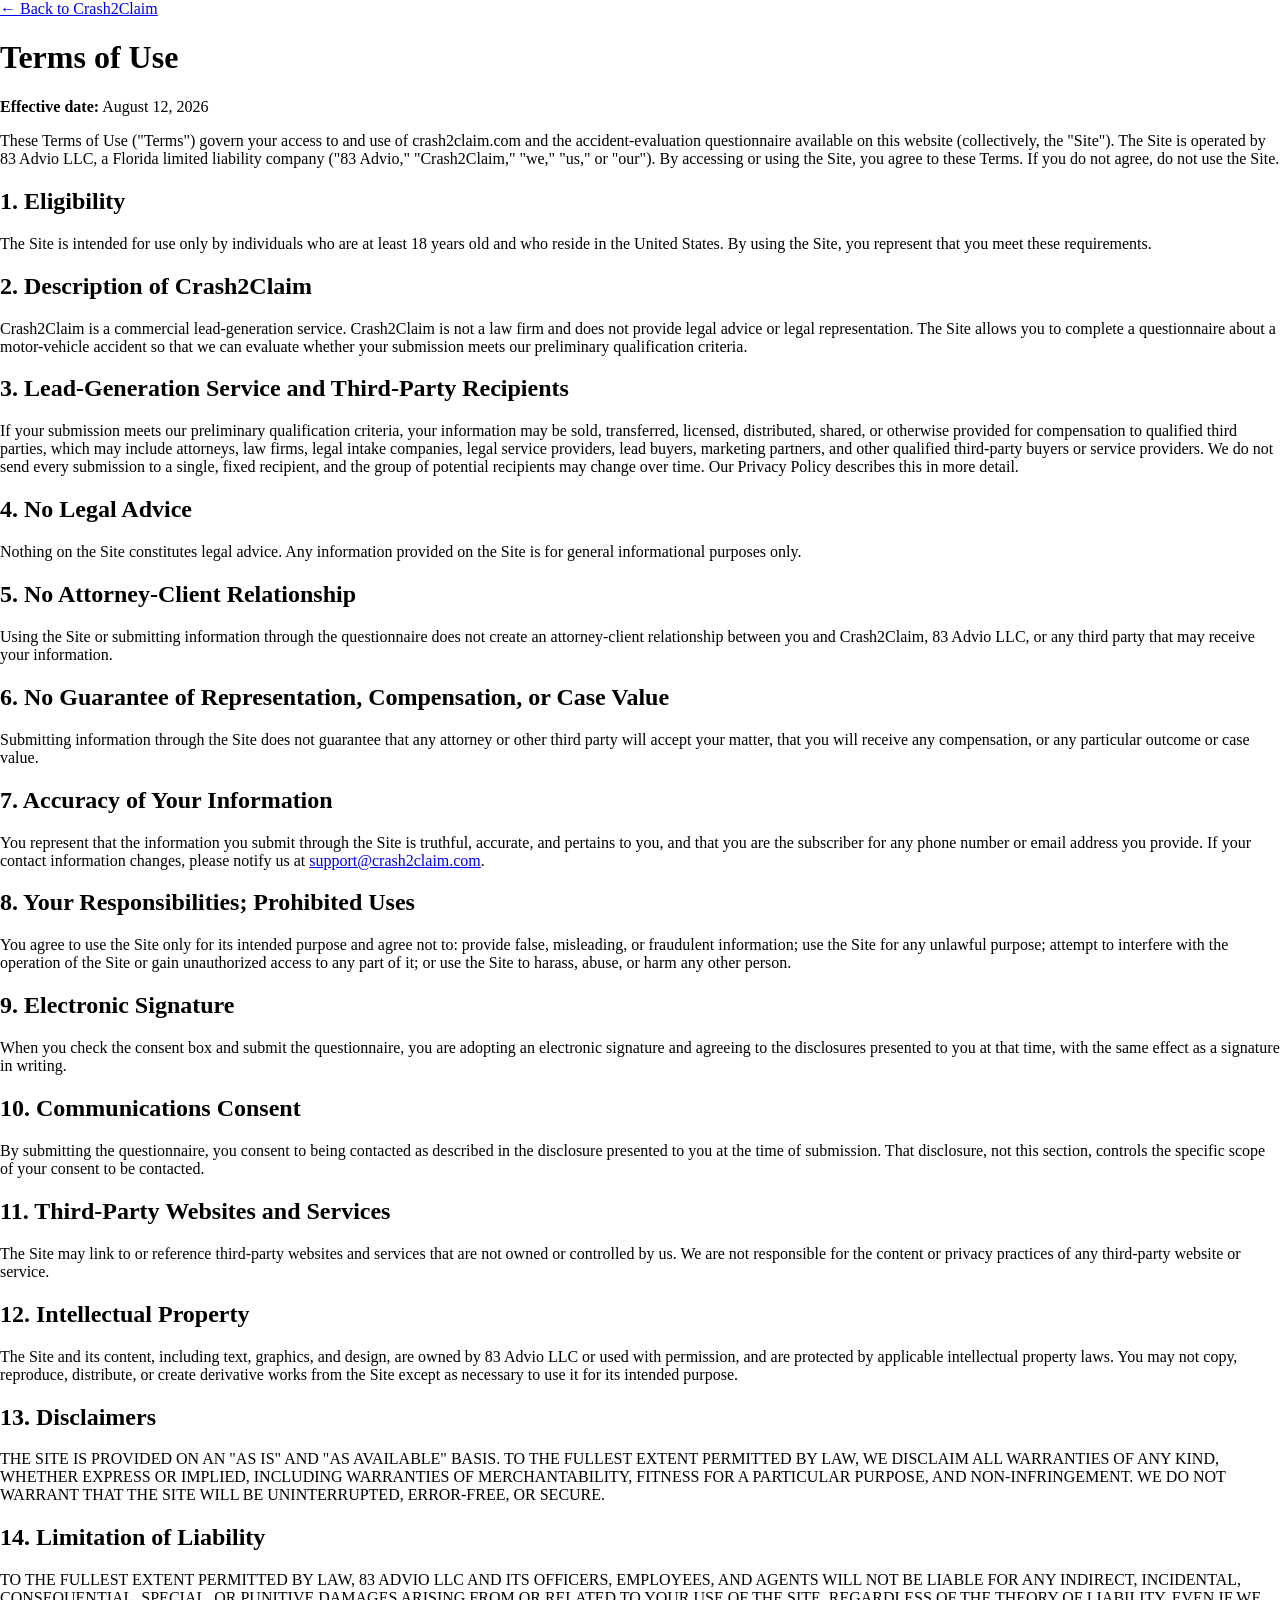
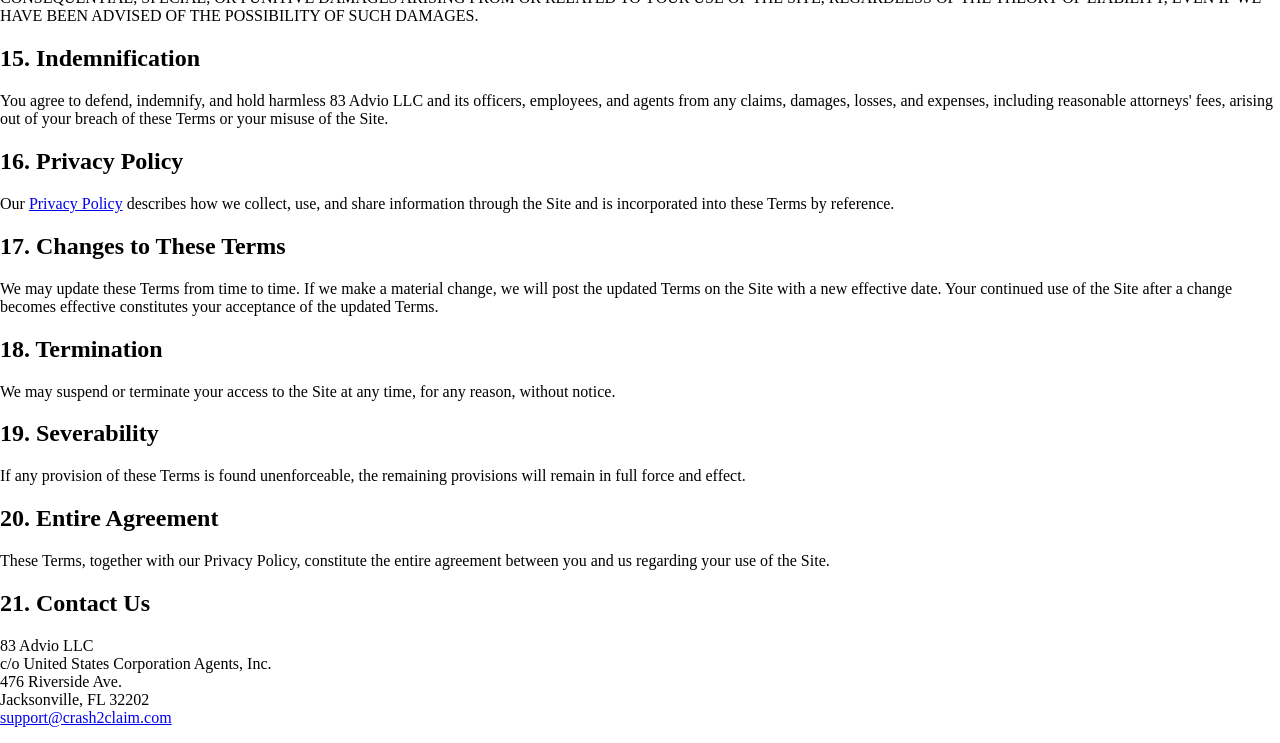
<file: terms.html>
<!DOCTYPE html>
<html lang="en">
<head>
<meta charset="UTF-8">
<meta name="viewport" content="width=device-width, initial-scale=1.0">
<title>Terms of Use | Crash2Claim</title>
<link rel="stylesheet" href="styles.css">
</head>
<body>
<main class="legal-page">
  <a href="index.html" class="legal-back">&larr; Back to Crash2Claim</a>
  <h1>Terms of Use</h1>
  <p><strong>Effective date:</strong> August 12, 2026</p>

  <p>These Terms of Use ("Terms") govern your access to and use of crash2claim.com and the accident-evaluation
  questionnaire available on this website (collectively, the "Site"). The Site is operated by 83 Advio LLC, a
  Florida limited liability company ("83 Advio," "Crash2Claim," "we," "us," or "our"). By accessing or using
  the Site, you agree to these Terms. If you do not agree, do not use the Site.</p>

  <h2>1. Eligibility</h2>
  <p>The Site is intended for use only by individuals who are at least 18 years old and who reside in the
  United States. By using the Site, you represent that you meet these requirements.</p>

  <h2>2. Description of Crash2Claim</h2>
  <p>Crash2Claim is a commercial lead-generation service. Crash2Claim is not a law firm and does not provide
  legal advice or legal representation. The Site allows you to complete a questionnaire about a
  motor-vehicle accident so that we can evaluate whether your submission meets our preliminary qualification
  criteria.</p>

  <h2>3. Lead-Generation Service and Third-Party Recipients</h2>
  <p>If your submission meets our preliminary qualification criteria, your information may be sold,
  transferred, licensed, distributed, shared, or otherwise provided for compensation to qualified third
  parties, which may include attorneys, law firms, legal intake companies, legal service providers, lead
  buyers, marketing partners, and other qualified third-party buyers or service providers. We do not send
  every submission to a single, fixed recipient, and the group of potential recipients may change over time.
  Our Privacy Policy describes this in more detail.</p>

  <h2>4. No Legal Advice</h2>
  <p>Nothing on the Site constitutes legal advice. Any information provided on the Site is for general
  informational purposes only.</p>

  <h2>5. No Attorney-Client Relationship</h2>
  <p>Using the Site or submitting information through the questionnaire does not create an attorney-client
  relationship between you and Crash2Claim, 83 Advio LLC, or any third party that may receive your
  information.</p>

  <h2>6. No Guarantee of Representation, Compensation, or Case Value</h2>
  <p>Submitting information through the Site does not guarantee that any attorney or other third party will
  accept your matter, that you will receive any compensation, or any particular outcome or case value.</p>

  <h2>7. Accuracy of Your Information</h2>
  <p>You represent that the information you submit through the Site is truthful, accurate, and pertains to
  you, and that you are the subscriber for any phone number or email address you provide. If your contact
  information changes, please notify us at <a href="mailto:support@crash2claim.com">support@crash2claim.com</a>.</p>

  <h2>8. Your Responsibilities; Prohibited Uses</h2>
  <p>You agree to use the Site only for its intended purpose and agree not to: provide false, misleading, or
  fraudulent information; use the Site for any unlawful purpose; attempt to interfere with the operation of
  the Site or gain unauthorized access to any part of it; or use the Site to harass, abuse, or harm any other
  person.</p>

  <h2>9. Electronic Signature</h2>
  <p>When you check the consent box and submit the questionnaire, you are adopting an electronic signature
  and agreeing to the disclosures presented to you at that time, with the same effect as a signature in
  writing.</p>

  <h2>10. Communications Consent</h2>
  <p>By submitting the questionnaire, you consent to being contacted as described in the disclosure presented
  to you at the time of submission. That disclosure, not this section, controls the specific scope of your
  consent to be contacted.</p>

  <h2>11. Third-Party Websites and Services</h2>
  <p>The Site may link to or reference third-party websites and services that are not owned or controlled by
  us. We are not responsible for the content or privacy practices of any third-party website or service.</p>

  <h2>12. Intellectual Property</h2>
  <p>The Site and its content, including text, graphics, and design, are owned by 83 Advio LLC or used with
  permission, and are protected by applicable intellectual property laws. You may not copy, reproduce,
  distribute, or create derivative works from the Site except as necessary to use it for its intended
  purpose.</p>

  <h2>13. Disclaimers</h2>
  <p>THE SITE IS PROVIDED ON AN "AS IS" AND "AS AVAILABLE" BASIS. TO THE FULLEST EXTENT PERMITTED BY LAW, WE
  DISCLAIM ALL WARRANTIES OF ANY KIND, WHETHER EXPRESS OR IMPLIED, INCLUDING WARRANTIES OF MERCHANTABILITY,
  FITNESS FOR A PARTICULAR PURPOSE, AND NON-INFRINGEMENT. WE DO NOT WARRANT THAT THE SITE WILL BE
  UNINTERRUPTED, ERROR-FREE, OR SECURE.</p>

  <h2>14. Limitation of Liability</h2>
  <p>TO THE FULLEST EXTENT PERMITTED BY LAW, 83 ADVIO LLC AND ITS OFFICERS, EMPLOYEES, AND AGENTS WILL NOT BE
  LIABLE FOR ANY INDIRECT, INCIDENTAL, CONSEQUENTIAL, SPECIAL, OR PUNITIVE DAMAGES ARISING FROM OR RELATED TO
  YOUR USE OF THE SITE, REGARDLESS OF THE THEORY OF LIABILITY, EVEN IF WE HAVE BEEN ADVISED OF THE
  POSSIBILITY OF SUCH DAMAGES.</p>

  <h2>15. Indemnification</h2>
  <p>You agree to defend, indemnify, and hold harmless 83 Advio LLC and its officers, employees, and agents
  from any claims, damages, losses, and expenses, including reasonable attorneys' fees, arising out of your
  breach of these Terms or your misuse of the Site.</p>

  <h2>16. Privacy Policy</h2>
  <p>Our <a href="privacy.html">Privacy Policy</a> describes how we collect, use, and share information
  through the Site and is incorporated into these Terms by reference.</p>

  <h2>17. Changes to These Terms</h2>
  <p>We may update these Terms from time to time. If we make a material change, we will post the updated
  Terms on the Site with a new effective date. Your continued use of the Site after a change becomes
  effective constitutes your acceptance of the updated Terms.</p>

  <h2>18. Termination</h2>
  <p>We may suspend or terminate your access to the Site at any time, for any reason, without notice.</p>

  <h2>19. Severability</h2>
  <p>If any provision of these Terms is found unenforceable, the remaining provisions will remain in full
  force and effect.</p>

  <h2>20. Entire Agreement</h2>
  <p>These Terms, together with our Privacy Policy, constitute the entire agreement between you and us
  regarding your use of the Site.</p>

  <h2>21. Contact Us</h2>
  <p>
    83 Advio LLC<br>
    c/o United States Corporation Agents, Inc.<br>
    476 Riverside Ave.<br>
    Jacksonville, FL 32202<br>
    <a href="mailto:support@crash2claim.com">support@crash2claim.com</a>
  </p>
</main>
</body>
</html>
</file>
<file: styles-home.css>
/* =================================================================
   Crash2Claim — Homepage / Brand Site Styles
   -----------------------------------------------------------------
   Deliberately SEPARATE from styles.css (old case-eval funnel,
   archived) and styles-apply.css (/apply, must never be touched).
   Shares the same design tokens so the brand stays consistent, but
   nothing here can affect either of those pages, and nothing there
   can affect this one.
   ================================================================= */

:root {
  --navy: #0f2540;
  --navy-2: #16324f;
  --coral: #ff5a36;
  --coral-dark: #e04321;
  --teal: #0ea5a4;
  --teal-tint: #eafbfa;
  --gray-50: #f7f9fc;
  --gray-100: #eef1f6;
  --gray-200: #dfe4ec;
  --gray-400: #98a2b3;
  --gray-600: #5b6472;
  --white: #ffffff;
  --lblue: #eaf4fb;
  --radius-sm: 8px;
  --radius-md: 14px;
  --radius-lg: 20px;
  --shadow-card: 0 12px 32px rgba(15, 37, 64, 0.1);
  --shadow-soft: 0 4px 16px rgba(15, 37, 64, 0.08);
  --max-width: 1280px;
  --font: -apple-system, BlinkMacSystemFont, "Segoe UI", Roboto, Helvetica, Arial, sans-serif;
}

* {
  box-sizing: border-box;
}

html {
  scroll-behavior: smooth;
}

html,
body {
  margin: 0;
  padding: 0;
}

body.hp-page {
  font-family: var(--font);
  background: var(--white);
  color: var(--navy);
  -webkit-font-smoothing: antialiased;
  min-height: 100vh;
}

.hp-page img,
.hp-page svg {
  display: block;
  max-width: 100%;
}

.hp-page button {
  font-family: inherit;
}

.hp-page a {
  color: inherit;
}

.hp-skip-link {
  position: absolute;
  left: -9999px;
  top: 0;
  background: var(--coral);
  color: var(--white);
  padding: 10px 16px;
  border-radius: 0 0 var(--radius-sm) 0;
  z-index: 200;
  font-weight: 700;
}
.hp-skip-link:focus {
  left: 0;
}

.hp-container {
  width: 100%;
  max-width: var(--max-width);
  margin: 0 auto;
  padding: 0 20px;
}

/* ---------------------------------------------------------------
   Sticky nav
   --------------------------------------------------------------- */
.hp-nav {
  position: sticky;
  top: 0;
  z-index: 100;
  background: rgba(255, 255, 255, 0.94);
  backdrop-filter: saturate(180%) blur(8px);
  border-bottom: 1px solid var(--gray-100);
}

.hp-nav-inner {
  display: flex;
  align-items: center;
  justify-content: space-between;
  padding: 26px 0;
}

.hp-wordmark {
  display: inline-flex;
  align-items: center;
  gap: 3px;
  font-size: 34px;
  font-weight: 800;
  letter-spacing: -0.02em;
  color: var(--navy);
  text-decoration: none;
  flex: none;
}

.hp-wordmark .hp-badge {
  display: inline-flex;
  align-items: center;
  justify-content: center;
  width: 40px;
  height: 40px;
  border-radius: 50%;
  background: var(--coral);
  color: var(--white);
  font-size: 21px;
  font-weight: 800;
  margin: 0 2px;
}

.hp-nav-links {
  display: flex;
  align-items: center;
  gap: 36px;
}

.hp-nav-link {
  font-size: 17px;
  font-weight: 600;
  color: var(--navy);
  text-decoration: none;
  opacity: 0.85;
}
.hp-nav-link:hover {
  opacity: 1;
  color: var(--coral);
}

.hp-nav-cta {
  display: inline-flex;
  align-items: center;
  gap: 6px;
  background: var(--coral);
  color: var(--white);
  font-weight: 700;
  font-size: 16px;
  padding: 14px 28px;
  border-radius: 999px;
  text-decoration: none;
  box-shadow: var(--shadow-soft);
  transition: transform 0.15s ease, box-shadow 0.15s ease;
  white-space: nowrap;
}
.hp-nav-cta:hover {
  transform: translateY(-1px);
  box-shadow: 0 8px 20px rgba(255, 90, 54, 0.35);
}

.hp-hamburger {
  display: none;
  background: none;
  border: none;
  width: 40px;
  height: 40px;
  border-radius: var(--radius-sm);
  align-items: center;
  justify-content: center;
  cursor: pointer;
}
.hp-hamburger:hover {
  background: var(--gray-100);
}
.hp-hamburger span,
.hp-hamburger span::before,
.hp-hamburger span::after {
  display: block;
  width: 20px;
  height: 2px;
  background: var(--navy);
  position: relative;
  transition: transform 0.2s ease;
}
.hp-hamburger span::before,
.hp-hamburger span::after {
  content: "";
  position: absolute;
  left: 0;
}
.hp-hamburger span::before {
  top: -6px;
}
.hp-hamburger span::after {
  top: 6px;
}

.hp-mobile-menu {
  display: none;
  flex-direction: column;
  gap: 2px;
  padding: 8px 0 18px;
  border-top: 1px solid var(--gray-100);
}
.hp-mobile-menu.open {
  display: flex;
}
.hp-mobile-menu .hp-nav-link {
  padding: 12px 4px;
  border-bottom: 1px solid var(--gray-100);
  opacity: 1;
}
.hp-mobile-menu .hp-nav-cta {
  margin-top: 10px;
  justify-content: center;
}

@media (max-width: 860px) {
  .hp-nav-links {
    display: none;
  }
  .hp-hamburger {
    display: inline-flex;
  }
}

/* ---------------------------------------------------------------
   Hero
   --------------------------------------------------------------- */
.hp-hero {
  background: linear-gradient(180deg, var(--lblue) 0%, var(--white) 100%);
  padding: 52px 0 40px;
  text-align: center;
}

.hp-hero-eyebrow,
.hp-eyebrow-pill {
  display: inline-block;
  font-size: 13px;
  font-weight: 800;
  letter-spacing: 0.08em;
  text-transform: uppercase;
  color: var(--teal);
  background: var(--teal-tint);
  border: 1px solid #b9e8e6;
  padding: 6px 14px;
  border-radius: 999px;
  margin-bottom: 20px;
}

.hp-hero-headline {
  font-size: clamp(32px, 6.5vw, 72px);
  font-weight: 800;
  letter-spacing: -0.02em;
  line-height: 1.08;
  margin: 0 0 18px;
  color: var(--navy);
}

.hp-hero-sub {
  font-size: clamp(16px, 2.2vw, 19px);
  color: var(--gray-600);
  max-width: 640px;
  margin: 0 auto 8px;
  line-height: 1.5;
}

.hp-hero-secondary {
  font-size: 15px;
  font-weight: 700;
  color: var(--teal);
  margin: 0 0 32px;
}

.hp-hero-ctas {
  display: flex;
  align-items: center;
  justify-content: center;
  gap: 14px;
  flex-wrap: wrap;
}

@media (max-width: 640px) {
  .hp-nav-inner {
    position: relative;
    justify-content: flex-end;
  }
  /* Scoped to the header nav only. Previously this was a bare
     .hp-wordmark selector, which also matched the footer's reuse of
     the same class and absolutely-positioned/oversized the footer
     logo on top of the footer copy. See .hp-footer-brand rules below
     for the footer's own, separately-scoped mobile treatment. */
  .hp-nav-inner .hp-wordmark {
    position: absolute;
    left: 50%;
    transform: translateX(-50%);
    font-size: 29px;
  }
  .hp-nav-inner .hp-wordmark .hp-badge {
    width: 34px;
    height: 34px;
    font-size: 18px;
  }
}

.hp-btn {
  display: inline-flex;
  align-items: center;
  gap: 8px;
  font-weight: 700;
  font-size: 15px;
  padding: 14px 26px;
  border-radius: 999px;
  text-decoration: none;
  border: 2px solid transparent;
  cursor: pointer;
  transition: transform 0.15s ease, box-shadow 0.15s ease;
}
.hp-btn:hover {
  transform: translateY(-1px);
}
.hp-btn.hp-btn-primary {
  background: var(--navy);
  color: var(--white);
  box-shadow: var(--shadow-soft);
}
.hp-btn.hp-btn-primary:hover {
  box-shadow: 0 10px 24px rgba(15, 37, 64, 0.3);
}
.hp-btn.hp-btn-secondary {
  background: var(--white);
  color: var(--coral);
  border-color: var(--coral);
}
.hp-btn.hp-btn-secondary:hover {
  background: #fff5f2;
}

/* ---------------------------------------------------------------
   Section shell
   --------------------------------------------------------------- */
.hp-section {
  padding: 64px 0;
}
.hp-section-alt {
  background: transparent;
}
.hp-section-head {
  text-align: center;
  max-width: 760px;
  margin: 0 auto 40px;
}
.hp-section-navy {
  background: linear-gradient(180deg, var(--lblue) 0%, var(--white) 100%);
  padding: 96px 0 68px;
}
.hp-section-navy .hp-section-title {
  color: var(--navy);
}
.hp-section-navy .hp-section-sub {
  color: var(--gray-600);
}
.hp-section-navy .hp-swipe-hint {
  color: var(--gray-400);
}
.hp-section-title {
  font-size: clamp(30px, 4.2vw, 48px);
  font-weight: 700;
  letter-spacing: -0.01em;
  color: var(--navy);
  margin: 0 0 12px;
}
/* ---------------------------------------------------------------
   Why Crash2Claim (Option J — Crash2Claim Explainer)
   Subtle three-step progression rail: Scale -> Aftermath -> Story.
   --------------------------------------------------------------- */
.hp-intro-j {
  padding: 40px 0 36px;
  background: var(--lblue);
}
.hp-intro-j-inner {
  max-width: 1150px;
  margin: 0 auto;
}
.hp-intro-j-headline {
  font-size: clamp(26px, 3.2vw, 36px);
  font-weight: 700;
  color: var(--navy);
  letter-spacing: -0.01em;
  line-height: 1.25;
  margin: 14px auto 28px;
  max-width: 640px;
  text-align: center;
}
.hp-intro-j-rail-wrap {
  max-width: 760px;
  margin: 0 auto;
}
.hp-intro-j-step {
  display: flex;
  gap: 20px;
}
.hp-intro-j-marker {
  display: flex;
  flex-direction: column;
  align-items: center;
  width: 12px;
  flex-shrink: 0;
}
.hp-intro-j-dot {
  width: 9px;
  height: 9px;
  border-radius: 50%;
  background: var(--teal);
  flex-shrink: 0;
  margin-top: 5px;
}
.hp-intro-j-line {
  flex: 1;
  width: 1px;
  background: rgba(15, 37, 64, 0.14); /* darkened for contrast vs the lblue section background */
  margin: 4px 0;
}
.hp-intro-j-content {
  padding-bottom: 20px;
  flex: 1;
}
.hp-intro-j-step-last .hp-intro-j-content {
  padding-bottom: 0;
}
.hp-intro-j-label {
  display: block;
  font-size: 11.5px;
  font-weight: 700;
  letter-spacing: 0.06em;
  color: var(--coral);
  margin-bottom: 6px;
}
.hp-intro-j-stat {
  font-size: 16px;
  font-weight: 700;
  color: var(--teal);
  margin: 0;
  line-height: 1.5;
}
.hp-intro-j-content p {
  font-size: 16px;
  color: var(--gray-600);
  line-height: 1.7;
  margin: 0;
  text-align: left;
}

.hp-section-sub {
  font-size: 17px;
  color: var(--gray-600);
  margin: 0;
  line-height: 1.5;
}

/* ---------------------------------------------------------------
   Featured stories carousel
   --------------------------------------------------------------- */
.hp-carousel-wrap {
  position: relative;
}

.hp-carousel {
  display: flex;
  gap: 16px;
  overflow-x: auto;
  scroll-snap-type: x mandatory;
  padding: 4px 4px 16px;
  scrollbar-width: thin;
  -webkit-overflow-scrolling: touch;
}
.hp-carousel::-webkit-scrollbar {
  height: 8px;
}
.hp-carousel::-webkit-scrollbar-thumb {
  background: var(--gray-200);
  border-radius: 8px;
}

/* REDESIGN — typographic story cards (replaces the former AI-portrait
   photo/avatar/play-button treatment). No images are loaded for these
   cards at all: the card face is pure CSS (brand gradient + a subtle
   road-line texture) plus editorial typography (quote mark, hook line,
   tag, state, "Story coming soon"). Card size/spacing/typography
   intentionally match the approved "Preview A: Typographic Story
   Carousel" concept exactly. Cards are plain, non-interactive list
   items (see index.html) — no cursor:pointer, no click target. */
.hp-story-card {
  scroll-snap-align: start;
  flex: none;
  width: 220px;
  aspect-ratio: 9 / 16;
  border-radius: var(--radius-lg);
  position: relative;
  overflow: hidden;
  box-shadow: var(--shadow-card);
  background: linear-gradient(160deg, var(--navy) 0%, var(--navy-2) 55%, var(--teal) 140%);
  padding: 22px 18px 20px;
  display: flex;
  flex-direction: column;
  color: var(--white);
}
@media (max-width: 640px) {
  .hp-story-card {
    width: 58vw;
    min-width: 190px;
    max-width: 240px;
  }
}

/* Subtle road/lane-line texture — abstract, brand-colored, no imagery. */
.hp-story-card::before {
  content: "";
  position: absolute;
  inset: 0;
  background-image:
    repeating-linear-gradient(115deg, rgba(255, 255, 255, 0.07) 0px, rgba(255, 255, 255, 0.07) 2px, transparent 2px, transparent 34px),
    linear-gradient(0deg, rgba(255, 90, 54, 0.1), transparent 55%);
  pointer-events: none;
}

.hp-story-quotemark {
  font-size: 46px;
  font-weight: 800;
  line-height: 1;
  color: var(--coral);
  opacity: 0.9;
  margin: 0 0 6px;
  font-family: Georgia, "Times New Roman", serif;
}

.hp-story-quote {
  font-size: 19px;
  font-weight: 800;
  line-height: 1.28;
  letter-spacing: -0.01em;
  margin: 0 0 auto;
  position: relative;
  z-index: 1;
}

.hp-story-meta {
  position: relative;
  z-index: 1;
  margin-top: 18px;
  display: flex;
  flex-direction: column;
  gap: 6px;
}

.hp-story-tag {
  display: inline-flex;
  align-self: flex-start;
  font-size: 10.5px;
  font-weight: 800;
  letter-spacing: 0.08em;
  text-transform: uppercase;
  color: var(--navy);
  background: var(--white);
  padding: 4px 10px;
  border-radius: 999px;
}

.hp-story-state {
  font-size: 13px;
  font-weight: 600;
  color: rgba(255, 255, 255, 0.7);
}

.hp-story-cta {
  font-size: 13px;
  font-weight: 700;
  color: rgba(255, 255, 255, 0.85);
  display: flex;
  align-items: center;
  gap: 6px;
  margin-top: 4px;
}


.hp-carousel-arrow {
  position: absolute;
  top: 45%;
  transform: translateY(-50%);
  width: 42px;
  height: 42px;
  border-radius: 50%;
  background: var(--white);
  border: 1px solid var(--gray-200);
  box-shadow: var(--shadow-soft);
  display: flex;
  align-items: center;
  justify-content: center;
  cursor: pointer;
  z-index: 5;
}
.hp-carousel-arrow svg {
  width: 17px;
  height: 17px;
}
.hp-carousel-arrow:hover {
  background: var(--gray-50);
}
.hp-carousel-arrow.prev {
  left: -14px;
}
.hp-carousel-arrow.next {
  right: -14px;
}
@media (max-width: 860px) {
  .hp-carousel-arrow {
    display: none;
  }
}

.hp-swipe-hint {
  text-align: center;
  font-size: 13px;
  color: var(--gray-400);
  margin-top: 8px;
  display: none;
}
@media (max-width: 640px) {
  .hp-swipe-hint {
    display: block;
  }
}

/* ---------------------------------------------------------------
   Categories
   --------------------------------------------------------------- */
.hp-categories {
  display: flex;
  flex-wrap: wrap;
  gap: 12px;
  justify-content: center;
}
.hp-category-chip {
  background: var(--white);
  border: 1px solid var(--gray-200);
  color: var(--navy);
  font-weight: 700;
  font-size: 14px;
  padding: 12px 20px;
  border-radius: 999px;
  box-shadow: var(--shadow-soft);
}

/* ---------------------------------------------------------------
   Editorial cards ("What People Talk About")
   --------------------------------------------------------------- */
.hp-editorial-grid {
  display: grid;
  grid-template-columns: repeat(auto-fit, minmax(200px, 1fr));
  gap: 18px;
}
.hp-editorial-card {
  background: var(--white);
  border: 1px solid var(--gray-100);
  border-radius: var(--radius-md);
  padding: 24px 20px;
  box-shadow: var(--shadow-soft);
}
.hp-editorial-card-icon {
  width: 42px;
  height: 42px;
  border-radius: 12px;
  background: var(--teal-tint);
  color: var(--teal);
  display: flex;
  align-items: center;
  justify-content: center;
  margin-bottom: 14px;
}
.hp-editorial-card-icon svg {
  width: 22px;
  height: 22px;
}
.hp-editorial-card h3 {
  font-size: 17px;
  margin: 0 0 6px;
  color: var(--navy);
}
.hp-editorial-card p {
  font-size: 14.5px;
  color: var(--gray-600);
  margin: 0;
  line-height: 1.5;
}

/* ---------------------------------------------------------------
   How it works
   --------------------------------------------------------------- */
.hp-steps {
  display: grid;
  grid-template-columns: repeat(auto-fit, minmax(220px, 1fr));
  gap: 22px;
}
.hp-step {
  text-align: center;
  padding: 8px;
}
.hp-step-num {
  width: 40px;
  height: 40px;
  border-radius: 50%;
  background: var(--navy);
  color: var(--white);
  font-weight: 800;
  display: flex;
  align-items: center;
  justify-content: center;
  margin: 0 auto 14px;
}
.hp-step h3 {
  font-size: 16px;
  margin: 0 0 6px;
  color: var(--navy);
}
.hp-step p {
  font-size: 14px;
  color: var(--gray-600);
  margin: 0;
  line-height: 1.5;
}

/* ---------------------------------------------------------------
   About
   --------------------------------------------------------------- */
.hp-about {
  max-width: 760px;
  margin: 0 auto;
  text-align: center;
}
.hp-about p {
  font-size: 16px;
  color: var(--gray-600);
  line-height: 1.65;
  margin: 0 0 16px;
}
.hp-about .hp-about-link {
  display: inline-block;
  margin-top: 8px;
  font-weight: 700;
  color: var(--coral);
  text-decoration: none;
}
.hp-about-link:hover {
  text-decoration: underline;
}

/* ---------------------------------------------------------------
   Testimonials
   --------------------------------------------------------------- */
.hp-testimonial-grid {
  display: grid;
  grid-template-columns: repeat(auto-fit, minmax(240px, 1fr));
  gap: 20px;
}
.hp-testimonial-card {
  background: var(--white);
  border: 1px solid var(--gray-100);
  border-radius: var(--radius-md);
  padding: 26px 22px;
  box-shadow: var(--shadow-soft);
  position: relative;
}
.hp-testimonial-tag {
  position: absolute;
  top: 12px;
  right: 14px;
  font-size: 10px;
  font-weight: 800;
  letter-spacing: 0.05em;
  text-transform: uppercase;
  color: var(--gray-400);
}
.hp-testimonial-quote {
  font-size: 15px;
  color: var(--navy);
  line-height: 1.6;
  margin: 6px 0 18px;
}
.hp-testimonial-person {
  display: flex;
  align-items: center;
  gap: 10px;
}
.hp-testimonial-avatar {
  width: 38px;
  height: 38px;
  border-radius: 50%;
  background: var(--lblue);
  color: var(--navy);
  display: flex;
  align-items: center;
  justify-content: center;
  font-weight: 800;
  font-size: 14px;
  flex: none;
}
.hp-testimonial-name {
  font-weight: 700;
  font-size: 14px;
  color: var(--navy);
  margin: 0;
}
.hp-testimonial-state {
  font-size: 12.5px;
  color: var(--gray-400);
  margin: 0;
}

/* ---------------------------------------------------------------
   Share your story CTA band
   --------------------------------------------------------------- */
.hp-cta-band {
  background: var(--navy);
  color: var(--white);
  text-align: center;
  padding: 72px 0;
}
.hp-cta-band .hp-section-title {
  color: var(--white);
}
.hp-cta-band-sub {
  color: rgba(255, 255, 255, 0.75);
  max-width: 560px;
  margin: 0 auto 14px;
  font-size: 16px;
  line-height: 1.5;
}
.hp-cta-band-emphasis {
  color: var(--teal);
  font-weight: 700;
  font-size: 14px;
  max-width: 560px;
  margin: 0 auto 26px;
  line-height: 1.4;
}
.hp-cta-band-fine {
  color: rgba(255, 255, 255, 0.55);
  max-width: 560px;
  margin: 20px auto 0;
  font-size: 12.5px;
  line-height: 1.5;
}

/* ---------------------------------------------------------------
   Footer
   --------------------------------------------------------------- */
.hp-footer {
  background: var(--gray-50);
  border-top: 1px solid var(--gray-100);
  padding: 48px 0 32px;
}
.hp-footer-top {
  display: flex;
  flex-wrap: wrap;
  gap: 32px;
  justify-content: space-between;
  margin-bottom: 28px;
}
.hp-footer-brand {
  max-width: 320px;
}
.hp-footer-desc {
  font-size: 14px;
  color: var(--gray-600);
  margin: 10px 0 0;
  line-height: 1.5;
}
.hp-footer-links {
  display: flex;
  flex-wrap: wrap;
  gap: 24px;
}
.hp-footer-col h4 {
  font-size: 13px;
  text-transform: uppercase;
  letter-spacing: 0.05em;
  color: var(--gray-400);
  margin: 0 0 12px;
}
.hp-footer-col a {
  display: block;
  font-size: 14px;
  color: var(--navy);
  text-decoration: none;
  margin-bottom: 10px;
  opacity: 0.85;
}
.hp-footer-col a:hover {
  opacity: 1;
  color: var(--coral);
}
.hp-footer-social {
  display: flex;
  gap: 10px;
}
.hp-footer-social a {
  width: 36px;
  height: 36px;
  border-radius: 50%;
  background: var(--white);
  border: 1px solid var(--gray-200);
  display: flex;
  align-items: center;
  justify-content: center;
  color: var(--navy);
}
.hp-footer-social a:hover {
  background: var(--coral);
  border-color: var(--coral);
  color: var(--white);
}
.hp-footer-social svg {
  width: 16px;
  height: 16px;
}
.hp-footer-disclaimer {
  font-size: 12px;
  color: var(--gray-400);
  line-height: 1.5;
  border-top: 1px solid var(--gray-200);
  padding-top: 20px;
  margin: 0;
}

/* Mobile-only footer layout fix. Reorders the description copy above
   the logo (via flex + order, no HTML change) so the visual sequence
   reads: description, spacing, logo, spacing, social icons — all in
   normal document flow, horizontally centered. The logo itself is
   scaled down to a footer-appropriate size (it's a text+badge
   wordmark, not an image, so there's no literal max-width to set;
   this is the visual equivalent of a small footer logo rather than
   the larger header-sized one). No absolute/fixed positioning,
   negative margins, or transforms are used anywhere in this block. */
@media (max-width: 640px) {
  .hp-footer-top {
    flex-direction: column;
    align-items: center;
    text-align: center;
  }
  .hp-footer-brand {
    max-width: 100%;
    display: flex;
    flex-direction: column;
    align-items: center;
  }
  .hp-footer-brand .hp-wordmark {
    order: 2;
    font-size: 22px;
    margin-top: 18px;
  }
  .hp-footer-brand .hp-wordmark .hp-badge {
    width: 26px;
    height: 26px;
    font-size: 13px;
  }
  .hp-footer-desc {
    order: 1;
    margin-top: 0;
  }
  .hp-footer-social {
    order: 3;
    justify-content: center;
    margin-top: 20px !important;
  }
  .hp-footer-links {
    justify-content: center;
    text-align: center;
    margin-top: 8px;
  }
  .hp-footer-col a {
    margin-bottom: 8px;
  }
}

/* ---------------------------------------------------------------
   Utility
   --------------------------------------------------------------- */
.hp-sr-only {
  position: absolute;
  width: 1px;
  height: 1px;
  padding: 0;
  margin: -1px;
  overflow: hidden;
  clip: rect(0, 0, 0, 0);
  white-space: nowrap;
  border: 0;
}
</file>
<file: styles-apply.css>
/* =================================================================
   Crash2Claim — /apply Recruitment Page Styles
   -----------------------------------------------------------------
   Deliberately a SEPARATE stylesheet from css/styles.css so the
   recruitment page can never accidentally affect the production
   case-evaluation site. Shares the same design tokens (colors,
   font stack, radii) so it still looks like the same brand, but
   every rule here is scoped to recruitment-page classes only.

   This revision restructures the LANDING sections (header, hero,
   how-it-works, eligibility/payment, the new stories section, the
   new final CTA, and the footer) into full-bleed
   ".apply-section" blocks with alternating backgrounds, each
   holding a centered ".apply-container" of content — so the page
   uses the full viewport width on large screens instead of a single
   narrow column floating in empty space. The entire "Application
   mode" block below (the focused Q&A flow rendered into #applyRoot
   once "Start Your Application" is clicked) is UNCHANGED from the
   prior revision: same selectors, same values, same behavior.
   ================================================================= */

:root {
  --navy: #0f2540;
  --navy-2: #16324f;
  --coral: #ff5a36;
  --coral-dark: #e04321;
  --teal: #0ea5a4;
  --teal-tint: #eafbfa;
  --gray-50: #f7f9fc;
  --gray-100: #eef1f6;
  --gray-200: #dfe4ec;
  --gray-400: #98a2b3;
  --gray-600: #5b6472;
  --white: #ffffff;
  --lblue: #eaf4fb;
  --radius-sm: 8px;
  --radius-md: 14px;
  --radius-lg: 20px;
  --shadow-card: 0 12px 32px rgba(15, 37, 64, 0.1);
  --max-width: 560px;
  --font: -apple-system, BlinkMacSystemFont, "Segoe UI", Roboto, Helvetica, Arial, sans-serif;

  /* Landing-page section container widths. Kept distinct from
     --max-width (560px, used only by the application Q&A card so
     that flow stays untouched) and from --max-width-desktop (below,
     retained for the info-grid).

     --container bumped from 1200px to 1260px (desktop-refinement
     round) so the page uses more of the viewport at 1280px+ instead
     of reading like a narrow mobile column centered in a lot of
     empty space. Still within the requested 1200-1320px range; the
     1440px+ tier below caps at 1320px for the same reason. This only
     affects widths at the 1024px+ media queries further down this
     file — nothing here changes mobile/tablet layout. */
  --container: 1260px;
  --container-narrow: 720px;
}

* {
  box-sizing: border-box;
}

html,
body {
  margin: 0;
  padding: 0;
}

body.apply-page {
  font-family: var(--font);
  background: var(--white);
  color: var(--navy);
  -webkit-font-smoothing: antialiased;
  min-height: 100vh;
}

.apply-page img,
.apply-page svg {
  display: block;
  max-width: 100%;
}

.apply-page button {
  font-family: inherit;
}

/* ---------------------------------------------------------------
   Test-mode banner
   --------------------------------------------------------------- */
.apply-test-banner {
  background: var(--coral);
  color: var(--white);
  text-align: center;
  font-size: 13px;
  font-weight: 800;
  letter-spacing: 0.06em;
  padding: 8px 12px;
  text-transform: uppercase;
  position: sticky;
  top: 0;
  z-index: 50;
}

/* ---------------------------------------------------------------
   Shell + section/container layout utilities
   -----------------------------------------------------------------
   .apply-shell is now a plain full-width block (the flex/centering
   that used to live here has moved into .apply-container). Each
   landing section is a full-bleed .apply-section with its own
   background, alternating white / light-blue / navy so the page
   reads as distinct chapters rather than one long undifferentiated
   column, per the requested visual hierarchy.
   --------------------------------------------------------------- */
.apply-shell {
  width: 100%;
  display: block;
}

.apply-section {
  width: 100%;
  padding: 40px 0;
}

.apply-header-section {
  background: var(--white);
  border-bottom: 1px solid var(--gray-100);
  padding: 18px 0;
}

.apply-hero-section {
  background: var(--lblue);
  padding: 36px 0 44px;
}

.apply-steps-section {
  background: var(--white);
}

.apply-info-section {
  background: var(--gray-50);
}

.apply-stories-section {
  background: var(--white);
}

.apply-final-cta-section {
  background: var(--navy);
  color: var(--white);
}

.apply-footer-section {
  background: var(--navy-2);
  color: var(--white);
  padding: 32px 0 28px;
}

.apply-container {
  width: 100%;
  max-width: var(--container);
  margin: 0 auto;
  padding: 0 20px;
}

/* Shared section heading treatment — used above How It Works and
   Real Crash2Claim Stories. */
.apply-section-eyebrow {
  font-size: 12px;
  font-weight: 800;
  letter-spacing: 0.14em;
  text-transform: uppercase;
  color: var(--coral);
  text-align: center;
  margin: 0 0 8px;
}

.apply-section-heading {
  font-size: 24px;
  font-weight: 800;
  color: var(--navy);
  text-align: center;
  margin: 0 0 8px;
}

.apply-section-subheading {
  font-size: 15px;
  color: var(--gray-600);
  text-align: center;
  max-width: 520px;
  margin: 0 auto;
}

.apply-header {
  width: 100%;
  display: flex;
  justify-content: center;
}

.apply-wordmark {
  display: inline-flex;
  align-items: center;
  gap: 2px;
  font-size: 24px;
  font-weight: 800;
  letter-spacing: -0.02em;
  color: var(--navy);
  text-decoration: none;
}

.apply-wordmark .apply-badge {
  display: inline-flex;
  align-items: center;
  justify-content: center;
  width: 28px;
  height: 28px;
  border-radius: 50%;
  background: var(--coral);
  color: var(--white);
  font-size: 15px;
  font-weight: 800;
  margin: 0 1px;
}

/* ---------------------------------------------------------------
   Hero
   --------------------------------------------------------------- */
.apply-hero {
  width: 100%;
  max-width: var(--container-narrow);
  margin: 0 auto;
  text-align: center;
  padding: 8px 0 0;
}

.apply-hero-eyebrow {
  font-size: 34px;
  line-height: 1.1;
  font-weight: 800;
  letter-spacing: 0.01em;
  color: var(--navy);
  text-transform: uppercase;
  margin: 0 0 4px;
}

/* Simple, clean, straight underline accent under "PAID" only (the
   "Get" word is unaffected) — a plain native text-decoration, no
   curve/wave/SVG/pseudo-element. Thickness and vertical offset are
   set in em units relative to the span's own font-size (inherited
   from .apply-hero-eyebrow, including the desktop bumps below), so
   the line scales and repositions automatically with the headline
   at every breakpoint. Does not affect PAID's own font, weight,
   size, or color in any way. */
.apply-hero-paid {
  text-decoration: underline;
  text-decoration-color: var(--coral);
  text-decoration-thickness: 0.08em;
  text-underline-offset: 0.14em;
}

/* Not rendered anywhere in the current markup (the $50 figure lives
   only in the fine-print disclaimer below) — kept defined, unused,
   so a stray future reference to it doesn't fall back to browser
   defaults, and so its historical mobile/desktop sizing (33px/36px)
   stays intact for regression tracking. */
.apply-hero-dollar {
  font-size: 33px;
  line-height: 1.2;
  font-weight: 700;
  color: var(--coral);
  margin: 0 0 10px;
}

.apply-hero-headline {
  font-size: 24px;
  line-height: 1.25;
  font-weight: 800;
  color: var(--navy);
  margin: 0 0 8px;
}

.apply-hero-sub {
  font-size: 15px;
  color: var(--gray-600);
  margin: 0 0 12px;
}

.apply-hero-disclaimer {
  /* gray-600 (not gray-400) against the hero's light-blue background —
     gray-400 reads at roughly 2:1 contrast here, below the ~4.5:1
     needed for 12px text, which made this hard to read on the hero. */
  font-size: 12px;
  line-height: 1.5;
  color: var(--gray-600);
  margin: 10px auto 0;
  max-width: 440px;
}

.apply-hero-cta {
  margin: 18px auto 0;
  max-width: 340px;
}

/* ---------------------------------------------------------------
   How it works strip
   --------------------------------------------------------------- */
.apply-steps-track {
  width: 100%;
  max-width: var(--container);
  margin: 24px auto 0;
  position: relative;
}

.apply-steps {
  width: 100%;
  display: grid;
  grid-template-columns: repeat(2, 1fr);
  gap: 14px;
}

.apply-step-chip {
  position: relative;
  background: var(--white);
  border: 1px solid var(--gray-100);
  border-radius: var(--radius-md);
  padding: 18px 12px;
  text-align: center;
  box-shadow: var(--shadow-card);
}

.apply-step-chip .num {
  display: inline-flex;
  align-items: center;
  justify-content: center;
  width: 26px;
  height: 26px;
  border-radius: 50%;
  background: var(--teal-tint);
  color: var(--teal);
  font-size: 13px;
  font-weight: 800;
  margin-bottom: 8px;
}

.apply-step-chip .label {
  font-size: 12.5px;
  font-weight: 700;
  color: var(--navy-2);
  line-height: 1.3;
}

/* ---------------------------------------------------------------
   Info sections (eligibility / payment)
   --------------------------------------------------------------- */
.apply-info-grid {
  width: 100%;
  max-width: var(--container-narrow);
  margin: 0 auto;
  display: flex;
  flex-direction: column;
  gap: 20px;
}

.apply-info-card {
  width: 100%;
  background: var(--white);
  border-radius: var(--radius-lg);
  box-shadow: var(--shadow-card);
  padding: 26px 24px 24px;
}

.apply-info-eyebrow {
  font-size: 11px;
  font-weight: 800;
  letter-spacing: 0.12em;
  text-transform: uppercase;
  color: var(--coral);
  margin: 0 0 8px;
}

.apply-info-card h2 {
  font-size: 17px;
  font-weight: 800;
  color: var(--navy);
  margin: 0 0 14px;
}

.apply-info-card ol,
.apply-info-card ul {
  margin: 0;
  padding-left: 0;
  font-size: 14px;
  line-height: 1.6;
  color: var(--navy-2);
  list-style: none;
}

.apply-check-list li {
  position: relative;
  padding-left: 26px;
  margin-bottom: 10px;
}

.apply-check-list li::before {
  content: "\2713";
  position: absolute;
  left: 0;
  top: 0;
  display: inline-flex;
  align-items: center;
  justify-content: center;
  width: 18px;
  height: 18px;
  border-radius: 50%;
  background: var(--teal-tint);
  color: var(--teal);
  font-size: 11px;
  font-weight: 800;
  line-height: 18px;
  text-align: center;
}

.apply-info-card p {
  font-size: 14px;
  line-height: 1.6;
  color: var(--gray-600);
  margin: 8px 0 0;
}

/* ---------------------------------------------------------------
   Real Crash2Claim Stories — editorial story cards, not
   testimonials: no fabricated quote attribution beyond the generic,
   non-specific blurb text supplied via APPLY_CONFIG.REAL_STORIES.
   The "Paid Participant" badge and "Watch Story" link only render
   when apply.html's population script finds that data present.
   --------------------------------------------------------------- */
.apply-stories-grid {
  /* Single-testimonial layout: one centered card rather than a
     multi-column grid, so it doesn't sit alone in an empty 3-column
     row. If more stories are added to REAL_STORIES later, widen this
     back out to a multi-column grid at the tablet/desktop
     breakpoints below. */
  width: 100%;
  max-width: 460px;
  margin: 28px auto 0;
  display: grid;
  grid-template-columns: 1fr;
  gap: 20px;
}

.apply-story-card {
  background: var(--white);
  border: 1px solid var(--gray-100);
  border-radius: var(--radius-lg);
  box-shadow: var(--shadow-card);
  overflow: hidden;
  display: flex;
  flex-direction: column;
}

.apply-story-media {
  width: 100%;
  /* 16:9 reads as a video-thumbnail rather than a profile photo, which
     is the editorial feel requested for this section (Taylor and
     Auriel's images are video stills; Max's is a photo, but all three
     share this same frame so the three cards look intentionally
     consistent regardless of source). */
  aspect-ratio: 16 / 9;
  background: var(--gray-100);
  overflow: hidden;
}

.apply-story-media img {
  width: 100%;
  height: 100%;
  object-fit: cover;
  /* Max's photo is already cropped to this exact 16:9 frame
     (images/interviews/max-story.jpg is 800x450), so object-fit:cover
     doesn't need to crop it further — this object-position is just a
     safe default in case a future story image isn't pre-cropped to
     16:9. */
  object-position: center 25%;
}

.apply-story-body {
  padding: 18px 18px 20px;
}

.apply-story-name {
  font-size: 13px;
  font-weight: 800;
  letter-spacing: 0.06em;
  color: var(--coral-dark);
  margin: 0 0 8px;
}

.apply-story-blurb {
  font-size: 14.5px;
  line-height: 1.6;
  color: var(--navy-2);
  margin: 0 0 12px;
  font-style: italic;
}

.apply-story-status {
  font-size: 12px;
  font-weight: 700;
  color: var(--gray-600);
  margin: 0 0 8px;
}

.apply-story-badge {
  display: inline-flex;
  align-items: center;
  gap: 4px;
  background: var(--teal-tint);
  color: var(--teal);
  font-size: 12px;
  font-weight: 800;
  padding: 5px 10px;
  border-radius: 999px;
  margin: 0 8px 0 0;
}

.apply-story-watch {
  display: inline-block;
  margin-top: 6px;
  font-size: 13px;
  font-weight: 700;
  color: var(--coral-dark);
  text-decoration: none;
}

.apply-story-watch:hover {
  text-decoration: underline;
}

/* ---------------------------------------------------------------
   Final full-width CTA — closes the page before the footer with a
   navy band, echoing the hero's CTA so the funnel has one clear
   last invitation to apply.
   --------------------------------------------------------------- */
.apply-final-cta {
  max-width: var(--container-narrow);
  margin: 0 auto;
  text-align: center;
}

.apply-final-cta h2 {
  font-size: 26px;
  font-weight: 800;
  color: var(--white);
  margin: 0 0 12px;
  text-transform: uppercase;
  letter-spacing: 0.01em;
}

.apply-final-cta p {
  font-size: 15px;
  line-height: 1.6;
  color: #cdd9e6;
  margin: 0 auto 24px;
  max-width: 480px;
}

.apply-btn-lg {
  max-width: 340px;
  margin: 0 auto;
}

.apply-final-cta-disclaimer {
  font-size: 12px;
  color: #93a4b8;
  margin: 14px 0 0;
}

/* ---------------------------------------------------------------
   Footer
   --------------------------------------------------------------- */
.apply-footer {
  max-width: var(--container-narrow);
  margin: 0 auto;
  text-align: center;
}

.apply-footer-wordmark {
  color: var(--white);
  margin-bottom: 16px;
  justify-content: center;
  display: inline-flex;
}

.apply-footer-links {
  display: flex;
  justify-content: center;
  gap: 14px;
  margin-bottom: 14px;
}

.apply-footer-links a {
  font-size: 12px;
  color: #cdd9e6;
  text-decoration: none;
}

.apply-footer-links a:hover {
  text-decoration: underline;
}

.apply-footer-disclaimer {
  font-size: 11px;
  line-height: 1.6;
  color: #8ea0b6;
  padding: 0 8px;
}

/* ---------------------------------------------------------------
   Tablet (≥640px) — landing-page type/spacing bump.
   --------------------------------------------------------------- */
@media (min-width: 640px) {
  .apply-hero-eyebrow {
    font-size: 46px;
  }
  .apply-hero-headline {
    font-size: 30px;
  }
  .apply-hero-sub {
    font-size: 16px;
  }
  .apply-hero-dollar {
    font-size: 36px;
  }
  .apply-card,
  .apply-info-card {
    padding: 34px 34px 28px;
  }
  .apply-steps {
    grid-template-columns: repeat(4, 1fr);
  }
}

/* ---------------------------------------------------------------
   Tablet (≥700px) — single story card, sized up slightly from the
   mobile width now that there's room, still centered rather than
   stretched full-width.
   --------------------------------------------------------------- */
@media (min-width: 700px) {
  .apply-stories-grid {
    max-width: 520px;
  }
  .apply-story-body {
    padding: 16px 16px 18px;
  }
  .apply-story-blurb {
    font-size: 13.5px;
  }
}

/* ---------------------------------------------------------------
   Tablet (≥768px) — eligibility/payment go two-up at a narrower,
   tablet-appropriate width so 768px doesn't feel like an in-between
   size stuck on the mobile single-column stack until 1024px.
   --------------------------------------------------------------- */
@media (min-width: 768px) {
  .apply-info-grid {
    max-width: 700px;
    display: grid;
    grid-template-columns: 1fr 1fr;
    gap: 20px;
    align-items: stretch;
  }
  .apply-info-grid .apply-info-card {
    display: flex;
    flex-direction: column;
  }
}

/* =================================================================
   APPLICATION MODE — the focused Q&A flow shown once "Start Your
   Application" is clicked. UNCHANGED from the prior revision:
   selectors, values, and behavior are byte-for-byte the same as
   before this landing-page redesign. Nothing in this block was
   touched so the application flow, its styling, and its logic are
   fully preserved.
   ================================================================= */
body.app-mode .apply-landing-only {
  display: none !important;
}

body.app-mode #applyRoot {
  width: 100%;
  max-width: 480px;
  margin: 0 auto;
  padding-top: 4px;
}

#applyRoot .apply-card {
  max-width: 480px;
  margin: 4px auto 0;
}

.apply-card {
  width: 100%;
  max-width: var(--max-width);
  background: var(--white);
  border-radius: var(--radius-lg);
  box-shadow: var(--shadow-card);
  padding: 28px 20px 24px;
  margin-top: 4px;
}

.apply-progress {
  width: 100%;
  max-width: var(--max-width);
  margin-bottom: 10px;
  font-size: 13px;
  font-weight: 600;
  color: var(--gray-600);
  display: flex;
  justify-content: space-between;
}

.apply-app-header {
  width: 100%;
  max-width: 480px;
  margin: 14px auto 12px;
}

.apply-app-eyebrow {
  font-size: 11px;
  font-weight: 800;
  letter-spacing: 0.14em;
  text-transform: uppercase;
  color: var(--gray-400);
  text-align: center;
  margin: 0 0 14px;
}

.apply-progress-row {
  display: flex;
  justify-content: space-between;
  align-items: baseline;
  font-size: 13px;
  font-weight: 600;
  color: var(--gray-600);
  margin-bottom: 8px;
}

.apply-progress-track {
  width: 100%;
  height: 8px;
  background: var(--gray-200);
  border-radius: 999px;
  overflow: hidden;
}

.apply-progress-fill {
  height: 8px;
  background: var(--coral);
  border-radius: 999px;
  transition: width 0.3s ease;
}

@media (min-width: 640px) {
  #applyRoot .apply-card {
    padding: 40px 40px 32px;
  }
}

.apply-question {
  font-size: 20px;
  font-weight: 800;
  line-height: 1.3;
  color: var(--navy);
  margin: 4px 0 16px;
  text-align: center;
}

.apply-field-group {
  margin-bottom: 16px;
}

.apply-field-label {
  display: block;
  font-size: 13px;
  font-weight: 700;
  color: var(--navy-2);
  margin-bottom: 6px;
}

.apply-page input[type="text"],
.apply-page input[type="tel"],
.apply-page input[type="email"],
.apply-page input[type="date"],
.apply-page textarea,
.apply-page select {
  width: 100%;
  font-size: 16px;
  padding: 14px;
  border: 2px solid var(--gray-200);
  border-radius: var(--radius-sm);
  background: var(--white);
  color: var(--navy);
  min-height: 52px;
  font-family: var(--font);
}

.apply-page textarea {
  min-height: 110px;
  resize: vertical;
}

.apply-page input:focus,
.apply-page select:focus,
.apply-page textarea:focus {
  outline: none;
  border-color: var(--teal);
}

/* DOB question — a single custom MM/DD/YYYY text field (id q2Input)
   replacing the browser's native <input type="date"> (no calendar
   icon/picker). It's still type="text", so it already inherits the
   shared border/background/color/min-height/font-family from the
   .apply-page input[type="text"] rule above (same 52px tap target as
   every other field in the funnel) — the rules below just give it a
   reasonable, centered width instead of stretching full-width like a
   name or address field, and center/space the digits so the format
   reads clearly at a glance. Scoped to this one input only — no other
   question is affected. */
.apply-dob-input {
  display: block;
  width: 220px;
  max-width: 100%;
  margin: 0 auto;
  text-align: center;
  font-size: 18px;
  font-weight: 700;
  letter-spacing: 1px;
  font-variant-numeric: tabular-nums;
}
.apply-dob-input::placeholder {
  color: var(--gray-400);
  font-weight: 600;
  letter-spacing: 1px;
}

.apply-char-count {
  font-size: 12px;
  color: var(--gray-400);
  text-align: right;
  margin-top: 4px;
}

.apply-error-text {
  color: #d92d20;
  font-size: 12px;
  font-weight: 600;
  margin-top: 6px;
  min-height: 16px;
}

.apply-answer-list {
  display: flex;
  flex-direction: column;
  gap: 12px;
  margin: 4px 0 4px;
}

.apply-answer-btn {
  width: 100%;
  text-align: center;
  background: var(--teal-tint);
  border: 2px solid #b9e8e6;
  border-radius: var(--radius-md);
  padding: 16px 18px;
  font-size: 16px;
  font-weight: 600;
  color: var(--navy);
  cursor: pointer;
  min-height: 56px;
}

.apply-answer-btn.selected {
  border-color: var(--coral-dark);
  background: var(--coral);
  color: #fff;
}

/* ---------------------------------------------------------------
   Opening "$50 use" question (icon card grid) and HOT LEAD
   injuries multi-select (checkbox cards). Reuses the same
   pale-aqua/coral design tokens as .apply-answer-btn above so it
   stays visually consistent with the existing design system.
   --------------------------------------------------------------- */
.apply-subtext {
  font-size: 13px;
  font-weight: 600;
  color: var(--gray-600);
  text-align: center;
  margin: -10px 0 16px;
}

.apply-icon-grid {
  display: grid;
  grid-template-columns: 1fr;
  gap: 12px;
  margin: 4px 0 4px;
}

@media (min-width: 420px) {
  .apply-icon-grid {
    grid-template-columns: 1fr 1fr;
  }
}

.apply-icon-answer-btn {
  display: flex;
  flex-direction: column;
  align-items: center;
  justify-content: center;
  text-align: center;
  gap: 10px;
  background: var(--teal-tint);
  border: 2px solid #b9e8e6;
  border-radius: var(--radius-md);
  padding: 20px 14px;
  font-size: 15px;
  font-weight: 700;
  color: var(--navy);
  cursor: pointer;
  min-height: 104px;
}

.apply-icon-answer-btn svg {
  width: 28px;
  height: 28px;
  color: var(--navy);
}

.apply-icon-answer-btn.selected {
  border-color: var(--coral-dark);
  background: var(--coral);
  color: #fff;
}

.apply-icon-answer-btn.selected svg {
  color: #fff;
}

.apply-checkbox-list {
  display: flex;
  flex-direction: column;
  gap: 12px;
  margin: 4px 0 4px;
}

.apply-checkbox-card {
  display: flex;
  align-items: center;
  gap: 12px;
  width: 100%;
  background: var(--teal-tint);
  border: 2px solid #b9e8e6;
  border-radius: var(--radius-md);
  padding: 16px 18px;
  font-size: 16px;
  font-weight: 600;
  color: var(--navy);
  cursor: pointer;
  min-height: 56px;
}

.apply-checkbox-card.selected {
  border-color: var(--coral-dark);
  background: #fff0ec;
}

.apply-checkbox-card input[type="checkbox"] {
  width: 20px;
  height: 20px;
  min-width: 20px;
  accent-color: var(--coral);
  cursor: pointer;
}

.apply-btn {
  display: inline-flex;
  align-items: center;
  justify-content: center;
  width: 100%;
  border: none;
  border-radius: var(--radius-md);
  font-size: 17px;
  font-weight: 700;
  padding: 16px 20px;
  cursor: pointer;
  min-height: 56px;
}

.apply-btn-primary {
  background: var(--coral);
  color: var(--white);
}

.apply-btn-primary:disabled {
  background: var(--gray-200);
  color: var(--gray-400);
  cursor: not-allowed;
}

.apply-btn-back {
  background: transparent;
  color: var(--gray-600);
  width: auto;
  min-height: auto;
  padding: 8px 4px;
  font-size: 14px;
  font-weight: 600;
}

.apply-step-actions {
  margin-top: 18px;
  display: flex;
  flex-direction: column;
  gap: 12px;
}

/* Attorney-interest question only — plain footer-style fine print,
   pushed well below the Back button toward the bottom of the card. */
.apply-attorney-disclosure {
  font-size: 11px;
  font-weight: 400;
  line-height: 1.6;
  color: var(--gray-400);
  text-align: left;
  margin: 56px 0 0;
}

.apply-consent-row {
  display: flex;
  align-items: flex-start;
  gap: 10px;
  margin: 16px 0 18px;
  padding: 12px;
  background: var(--gray-50);
  border-radius: var(--radius-sm);
}

.apply-consent-row input[type="checkbox"] {
  margin-top: 3px;
  width: 18px;
  height: 18px;
  flex: none;
}

.apply-consent-text {
  font-size: 12px;
  line-height: 1.6;
  color: var(--gray-600);
}

.apply-thankyou-title {
  font-size: 22px;
  font-weight: 800;
  text-align: center;
  margin: 4px 0 12px;
}

.apply-thankyou-body {
  font-size: 15px;
  line-height: 1.6;
  color: var(--gray-600);
  text-align: center;
  margin: 0 0 14px;
}

.apply-thankyou-note {
  font-size: 12px;
  color: var(--gray-400);
  text-align: center;
  line-height: 1.6;
}

/* =================================================================
   END application-mode block.
   ================================================================= */

/* ---------------------------------------------------------------
   Desktop responsive optimization (~1024px+).
   --------------------------------------------------------------- */
:root {
  --max-width-desktop: 1150px;
}

@media (min-width: 1024px) {
  .apply-section {
    padding: 64px 0;
  }
  .apply-header-section {
    padding: 22px 0;
  }
  /* Logo reads a little small once the header bar spans a full wide
     desktop viewport with lots of side whitespace — same wordmark,
     just scaled up slightly to match the rest of the page's new
     proportions. */
  .apply-wordmark {
    font-size: 28px;
  }
  .apply-wordmark .apply-badge {
    width: 32px;
    height: 32px;
    font-size: 17px;
  }
  /* Desktop-refinement round: hero padding cut ~28% top / ~29% bottom
     (was 72px/84px) so the hero no longer eats most of the first
     viewport on large screens. Font sizes below (eyebrow/headline/
     sub/disclaimer) are UNCHANGED on purpose — only padding and the
     gaps between elements were tightened, so the headline is never
     shrunk and the existing visual hierarchy is preserved. This block
     only applies at 1024px+, so mobile/tablet spacing is untouched. */
  .apply-hero-section {
    padding: 52px 0 60px;
  }

  .apply-hero {
    /* 860px -> 850px: brings this in line with the requested
       700-850px "narrow reading content" range (negligible visual
       change at this size). */
    max-width: 850px;
  }
  .apply-hero-eyebrow {
    font-size: 60px;
  }
  .apply-hero-headline {
    font-size: 42px;
    margin: 0 0 10px;
  }
  .apply-hero-sub {
    font-size: 19px;
    margin: 0 0 12px;
  }
  .apply-hero-disclaimer {
    max-width: 560px;
    font-size: 13px;
  }
  .apply-hero-cta {
    max-width: 360px;
    margin-top: 16px;
  }

  .apply-section-heading {
    font-size: 32px;
  }
  .apply-section-subheading {
    font-size: 16px;
  }

  /* How It Works — connecting flow line behind the four chips. */
  .apply-steps-track::before {
    content: "";
    position: absolute;
    top: 44px;
    left: 8%;
    right: 8%;
    height: 2px;
    background: var(--gray-200);
    z-index: 0;
  }

  .apply-steps {
    grid-template-columns: repeat(4, 1fr);
    gap: 28px;
    position: relative;
    z-index: 1;
  }

  .apply-step-chip {
    padding: 28px 22px;
  }

  .apply-step-chip .num {
    width: 32px;
    height: 32px;
    font-size: 14px;
    margin-bottom: 12px;
  }

  .apply-step-chip .label {
    font-size: 14px;
  }

  /* Eligibility + Payment — equal-height, two-column, more balanced
     padding than the narrow mobile stack. */
  .apply-info-grid {
    max-width: var(--max-width-desktop);
    display: grid;
    grid-template-columns: 1fr 1fr;
    gap: 32px;
    align-items: stretch;
  }

  .apply-info-grid .apply-info-card {
    width: 100%;
    padding: 44px 40px 38px;
    display: flex;
    flex-direction: column;
    justify-content: flex-start;
  }

  .apply-info-grid .apply-info-card h2 {
    font-size: 20px;
  }

  /* Real Crash2Claim Stories — single card, sized up a bit more for
     desktop, still centered (not stretched full-width). */
  .apply-stories-grid {
    max-width: 620px;
  }

  .apply-story-body {
    padding: 22px 22px 24px;
  }

  /* Final CTA — widened from --container-narrow (720px) so the
     uppercase 36px heading has room to sit on one line at desktop
     instead of wrapping awkwardly after 2-3 words. */
  .apply-final-cta {
    max-width: 880px;
  }
  .apply-final-cta h2 {
    font-size: 36px;
  }
  .apply-final-cta p {
    font-size: 17px;
    max-width: 560px;
  }
  .apply-btn-lg {
    max-width: 380px;
  }

  .apply-footer {
    max-width: var(--max-width-desktop);
  }
}

@media (min-width: 1440px) {
  .apply-container {
    /* Capped at 1320px (was 1360px) to stay within the requested
       1200-1320px desktop container range. */
    max-width: 1320px;
  }
  .apply-hero-eyebrow {
    font-size: 66px;
  }
  .apply-hero-headline {
    font-size: 46px;
  }
}
</file>
<file: styles.css>
/* =================================================================
   Crash2Claim — /apply Recruitment Page Styles
   -----------------------------------------------------------------
   Deliberately a SEPARATE stylesheet from css/styles.css so the
   recruitment page can never accidentally affect the production
   case-evaluation site. Shares the same design tokens (colors,
   font stack, radii) so it still looks like the same brand, but
   every rule here is scoped to recruitment-page classes only.
   ================================================================= */

:root {
  --navy: #0f2540;
  --navy-2: #16324f;
  --coral: #ff5a36;
  --coral-dark: #e04321;
  --teal: #0ea5a4;
  --teal-tint: #eafbfa;
  --gray-50: #f7f9fc;
  --gray-100: #eef1f6;
  --gray-200: #dfe4ec;
  --gray-400: #98a2b3;
  --gray-600: #5b6472;
  --white: #ffffff;
  --lblue: #eaf4fb;
  --radius-sm: 8px;
  --radius-md: 14px;
  --radius-lg: 20px;
  --shadow-card: 0 12px 32px rgba(15, 37, 64, 0.1);
  --max-width: 560px;
  --font: -apple-system, BlinkMacSystemFont, "Segoe UI", Roboto, Helvetica, Arial, sans-serif;
}

* {
  box-sizing: border-box;
}

html,
body {
  margin: 0;
  padding: 0;
}

body.apply-page {
  font-family: var(--font);
  background: var(--lblue);
  color: var(--navy);
  -webkit-font-smoothing: antialiased;
  min-height: 100vh;
}

.apply-page img,
.apply-page svg {
  display: block;
  max-width: 100%;
}

.apply-page button {
  font-family: inherit;
}

/* ---------------------------------------------------------------
   Test-mode banner
   --------------------------------------------------------------- */
.apply-test-banner {
  background: var(--coral);
  color: var(--white);
  text-align: center;
  font-size: 13px;
  font-weight: 800;
  letter-spacing: 0.06em;
  padding: 8px 12px;
  text-transform: uppercase;
  position: sticky;
  top: 0;
  z-index: 50;
}

/* ---------------------------------------------------------------
   Shell
   --------------------------------------------------------------- */
.apply-shell {
  min-height: 100vh;
  display: flex;
  flex-direction: column;
  align-items: center;
  padding: 0 16px 40px;
}

.apply-header {
  width: 100%;
  max-width: var(--max-width);
  display: flex;
  justify-content: center;
  padding: 24px 0 8px;
}

.apply-wordmark {
  display: inline-flex;
  align-items: center;
  gap: 2px;
  font-size: 24px;
  font-weight: 800;
  letter-spacing: -0.02em;
  color: var(--navy);
  text-decoration: none;
}

.apply-wordmark .apply-badge {
  display: inline-flex;
  align-items: center;
  justify-content: center;
  width: 28px;
  height: 28px;
  border-radius: 50%;
  background: var(--coral);
  color: var(--white);
  font-size: 15px;
  font-weight: 800;
  margin: 0 1px;
}

/* ---------------------------------------------------------------
   Hero
   --------------------------------------------------------------- */
.apply-hero {
  width: 100%;
  max-width: var(--max-width);
  text-align: center;
  padding: 8px 0 20px;
}

.apply-hero-eyebrow {
  font-size: 34px;
  line-height: 1.1;
  font-weight: 800;
  letter-spacing: 0.01em;
  color: var(--navy);
  text-transform: uppercase;
  margin: 0 0 4px;
}

.apply-hero-dollar {
  /* Mobile/base size — EXACT per spec: 22px. Only one rule below
     (in the min-width:640px media query) overrides this, to 24px
     on desktop. There is no other rule anywhere in this file that
     touches .apply-hero-dollar's font-size — confirmed by grepping
     the whole file and by inspecting document.styleSheets directly
     on the live page. */
  font-size: 22px;
  line-height: 1.2;
  font-weight: 700;
  color: var(--coral);
  margin: 0 0 10px;
}

.apply-hero-headline {
  font-size: 24px;
  line-height: 1.25;
  font-weight: 800;
  color: var(--navy);
  margin: 0 0 8px;
}

.apply-hero-sub {
  font-size: 15px;
  color: var(--gray-600);
  margin: 0 0 12px;
}

.apply-hero-disclaimer {
  font-size: 12px;
  line-height: 1.5;
  color: var(--gray-400);
  margin: 10px auto 0;
  max-width: 440px;
}

.apply-hero-cta {
  margin: 18px auto 0;
  max-width: 340px;
}

/* ---------------------------------------------------------------
   How it works strip
   --------------------------------------------------------------- */
.apply-steps {
  width: 100%;
  max-width: var(--max-width);
  display: grid;
  grid-template-columns: repeat(4, 1fr);
  gap: 8px;
  margin: 8px 0 24px;
}

.apply-step-chip {
  background: var(--white);
  border-radius: var(--radius-sm);
  padding: 12px 6px;
  text-align: center;
  box-shadow: var(--shadow-card);
}

.apply-step-chip .num {
  display: inline-flex;
  align-items: center;
  justify-content: center;
  width: 22px;
  height: 22px;
  border-radius: 50%;
  background: var(--teal-tint);
  color: var(--teal);
  font-size: 12px;
  font-weight: 800;
  margin-bottom: 6px;
}

.apply-step-chip .label {
  font-size: 11px;
  font-weight: 700;
  color: var(--navy-2);
  line-height: 1.3;
}

/* ---------------------------------------------------------------
   Info sections (eligibility / disclosure)
   --------------------------------------------------------------- */
.apply-info-card {
  width: 100%;
  max-width: var(--max-width);
  background: var(--white);
  border-radius: var(--radius-lg);
  box-shadow: var(--shadow-card);
  padding: 22px 22px 20px;
  margin-bottom: 16px;
}

.apply-info-card h2 {
  font-size: 16px;
  font-weight: 800;
  color: var(--navy);
  margin: 0 0 10px;
}

.apply-info-card ol,
.apply-info-card ul {
  margin: 0;
  padding-left: 20px;
  font-size: 14px;
  line-height: 1.6;
  color: var(--navy-2);
}

.apply-info-card li {
  margin-bottom: 4px;
}

.apply-info-card p {
  font-size: 14px;
  line-height: 1.6;
  color: var(--gray-600);
  margin: 8px 0 0;
}

/* ---------------------------------------------------------------
   Application card / steps (mirrors main survey's card pattern,
   independently defined so it never depends on css/styles.css)
   --------------------------------------------------------------- */
.apply-card {
  width: 100%;
  max-width: var(--max-width);
  background: var(--white);
  border-radius: var(--radius-lg);
  box-shadow: var(--shadow-card);
  padding: 28px 20px 24px;
  margin-top: 4px;
}

.apply-progress {
  width: 100%;
  max-width: var(--max-width);
  margin-bottom: 10px;
  font-size: 13px;
  font-weight: 600;
  color: var(--gray-600);
  display: flex;
  justify-content: space-between;
}

/* ---------------------------------------------------------------
   Application mode — dedicated full-page experience shown once
   "Start Your Application" is clicked. Landing-only sections are
   hidden via body.app-mode; #applyRoot becomes the focused surface,
   sized and proportioned to match the case-evaluation funnel's
   question UX (max-width ~480px, 20px radius card, same shadow).
   --------------------------------------------------------------- */
body.app-mode .apply-landing-only {
  display: none !important;
}

body.app-mode #applyRoot {
  width: 100%;
  max-width: 480px;
  margin: 0 auto;
  padding-top: 4px;
}

#applyRoot .apply-card {
  max-width: 480px;
  margin: 4px auto 0;
}

.apply-app-header {
  width: 100%;
  max-width: 480px;
  margin: 14px auto 12px;
}

.apply-app-eyebrow {
  font-size: 11px;
  font-weight: 800;
  letter-spacing: 0.14em;
  text-transform: uppercase;
  color: var(--gray-400);
  text-align: center;
  margin: 0 0 14px;
}

.apply-progress-row {
  display: flex;
  justify-content: space-between;
  align-items: baseline;
  font-size: 13px;
  font-weight: 600;
  color: var(--gray-600);
  margin-bottom: 8px;
}

.apply-progress-track {
  width: 100%;
  height: 8px;
  background: var(--gray-200);
  border-radius: 999px;
  overflow: hidden;
}

.apply-progress-fill {
  height: 8px;
  background: var(--coral);
  border-radius: 999px;
  transition: width 0.3s ease;
}

@media (min-width: 640px) {
  #applyRoot .apply-card {
    padding: 40px 40px 32px;
  }
}

.apply-question {
  font-size: 20px;
  font-weight: 800;
  line-height: 1.3;
  color: var(--navy);
  margin: 4px 0 16px;
  text-align: center;
}

.apply-field-group {
  margin-bottom: 16px;
}

.apply-field-label {
  display: block;
  font-size: 13px;
  font-weight: 700;
  color: var(--navy-2);
  margin-bottom: 6px;
}

.apply-page input[type="text"],
.apply-page input[type="tel"],
.apply-page input[type="email"],
.apply-page textarea,
.apply-page select {
  width: 100%;
  font-size: 16px;
  padding: 14px;
  border: 2px solid var(--gray-200);
  border-radius: var(--radius-sm);
  background: var(--white);
  color: var(--navy);
  min-height: 52px;
  font-family: var(--font);
}

.apply-page textarea {
  min-height: 110px;
  resize: vertical;
}

.apply-page input:focus,
.apply-page select:focus,
.apply-page textarea:focus {
  outline: none;
  border-color: var(--teal);
}

.apply-char-count {
  font-size: 12px;
  color: var(--gray-400);
  text-align: right;
  margin-top: 4px;
}

.apply-error-text {
  color: #d92d20;
  font-size: 12px;
  font-weight: 600;
  margin-top: 6px;
  min-height: 16px;
}

.apply-answer-list {
  display: flex;
  flex-direction: column;
  gap: 12px;
  margin: 4px 0 4px;
}

.apply-answer-btn {
  width: 100%;
  text-align: center;
  background: var(--teal-tint);
  border: 2px solid #b9e8e6;
  border-radius: var(--radius-md);
  padding: 16px 18px;
  font-size: 16px;
  font-weight: 600;
  color: var(--navy);
  cursor: pointer;
  min-height: 56px;
}

.apply-answer-btn.selected {
  border-color: var(--coral-dark);
  background: var(--coral);
  color: #fff;
}

/* ---------------------------------------------------------------
   NEW — opening "$50 use" question (icon card grid) and HOT LEAD
   injuries multi-select (checkbox cards). Added for the payment_intent
   / HOT LEAD branch update. Pure additions — nothing above this
   block was changed. Reuses the same pale-aqua/coral design tokens
   as .apply-answer-btn above so it stays visually consistent with
   the existing design system.
   --------------------------------------------------------------- */
.apply-subtext {
  font-size: 13px;
  font-weight: 600;
  color: var(--gray-600);
  text-align: center;
  margin: -10px 0 16px;
}

/* Opening "$50 use" question — 2x2 icon card grid on wider screens,
   single column on narrow mobile widths. */
.apply-icon-grid {
  display: grid;
  grid-template-columns: 1fr;
  gap: 12px;
  margin: 4px 0 4px;
}

@media (min-width: 420px) {
  .apply-icon-grid {
    grid-template-columns: 1fr 1fr;
  }
}

.apply-icon-answer-btn {
  display: flex;
  flex-direction: column;
  align-items: center;
  justify-content: center;
  text-align: center;
  gap: 10px;
  background: var(--teal-tint);
  border: 2px solid #b9e8e6;
  border-radius: var(--radius-md);
  padding: 20px 14px;
  font-size: 15px;
  font-weight: 700;
  color: var(--navy);
  cursor: pointer;
  min-height: 104px;
}

.apply-icon-answer-btn svg {
  width: 28px;
  height: 28px;
  color: var(--navy);
}

.apply-icon-answer-btn.selected {
  border-color: var(--coral-dark);
  background: var(--coral);
  color: #fff;
}

.apply-icon-answer-btn.selected svg {
  color: #fff;
}

/* HOT LEAD injuries question — multi-select checkbox cards. */
.apply-checkbox-list {
  display: flex;
  flex-direction: column;
  gap: 12px;
  margin: 4px 0 4px;
}

.apply-checkbox-card {
  display: flex;
  align-items: center;
  gap: 12px;
  width: 100%;
  background: var(--teal-tint);
  border: 2px solid #b9e8e6;
  border-radius: var(--radius-md);
  padding: 16px 18px;
  font-size: 16px;
  font-weight: 600;
  color: var(--navy);
  cursor: pointer;
  min-height: 56px;
}

.apply-checkbox-card.selected {
  border-color: var(--coral-dark);
  background: #fff0ec;
}

.apply-checkbox-card input[type="checkbox"] {
  width: 20px;
  height: 20px;
  min-width: 20px;
  accent-color: var(--coral);
  cursor: pointer;
}

.apply-btn {
  display: inline-flex;
  align-items: center;
  justify-content: center;
  width: 100%;
  border: none;
  border-radius: var(--radius-md);
  font-size: 17px;
  font-weight: 700;
  padding: 16px 20px;
  cursor: pointer;
  min-height: 56px;
}

.apply-btn-primary {
  background: var(--coral);
  color: var(--white);
}

.apply-btn-primary:disabled {
  background: var(--gray-200);
  color: var(--gray-400);
  cursor: not-allowed;
}

.apply-btn-back {
  background: transparent;
  color: var(--gray-600);
  width: auto;
  min-height: auto;
  padding: 8px 4px;
  font-size: 14px;
  font-weight: 600;
}

.apply-step-actions {
  margin-top: 18px;
  display: flex;
  flex-direction: column;
  gap: 12px;
}

/* Attorney-interest question only — plain footer-style fine print,
   pushed well below the Back button toward the bottom of the card.
   Matches .apply-footer-disclaimer's visual treatment (same size,
   color, weight, line-height) but scoped to this one screen. No
   border, no background, no badge — text only. */
.apply-attorney-disclosure {
  font-size: 11px;
  font-weight: 400;
  line-height: 1.6;
  color: var(--gray-400);
  text-align: left;
  margin: 56px 0 0;
}

.apply-consent-row {
  display: flex;
  align-items: flex-start;
  gap: 10px;
  margin: 16px 0 18px;
  padding: 12px;
  background: var(--gray-50);
  border-radius: var(--radius-sm);
}

.apply-consent-row input[type="checkbox"] {
  margin-top: 3px;
  width: 18px;
  height: 18px;
  flex: none;
}

.apply-consent-text {
  font-size: 12px;
  line-height: 1.6;
  color: var(--gray-600);
}

.apply-thankyou-title {
  font-size: 22px;
  font-weight: 800;
  text-align: center;
  margin: 4px 0 12px;
}

.apply-thankyou-body {
  font-size: 15px;
  line-height: 1.6;
  color: var(--gray-600);
  text-align: center;
  margin: 0 0 14px;
}

.apply-thankyou-note {
  font-size: 12px;
  color: var(--gray-400);
  text-align: center;
  line-height: 1.6;
}

.apply-footer {
  width: 100%;
  max-width: var(--max-width);
  margin-top: 24px;
  padding-top: 16px;
  border-top: 1px solid var(--gray-200);
  text-align: center;
}

.apply-footer-links {
  display: flex;
  justify-content: center;
  gap: 14px;
  margin-bottom: 10px;
}

.apply-footer-links a {
  font-size: 12px;
  color: var(--gray-600);
  text-decoration: none;
}

.apply-footer-disclaimer {
  font-size: 11px;
  line-height: 1.6;
  color: var(--gray-400);
  padding: 0 8px;
}

@media (min-width: 640px) {
  .apply-hero-eyebrow {
    font-size: 46px;
  }
  .apply-hero-dollar {
    /* Desktop size — EXACT per spec: 24px. */
    font-size: 24px;
  }
  .apply-card,
  .apply-info-card {
    padding: 34px 34px 28px;
  }
}
</file>
